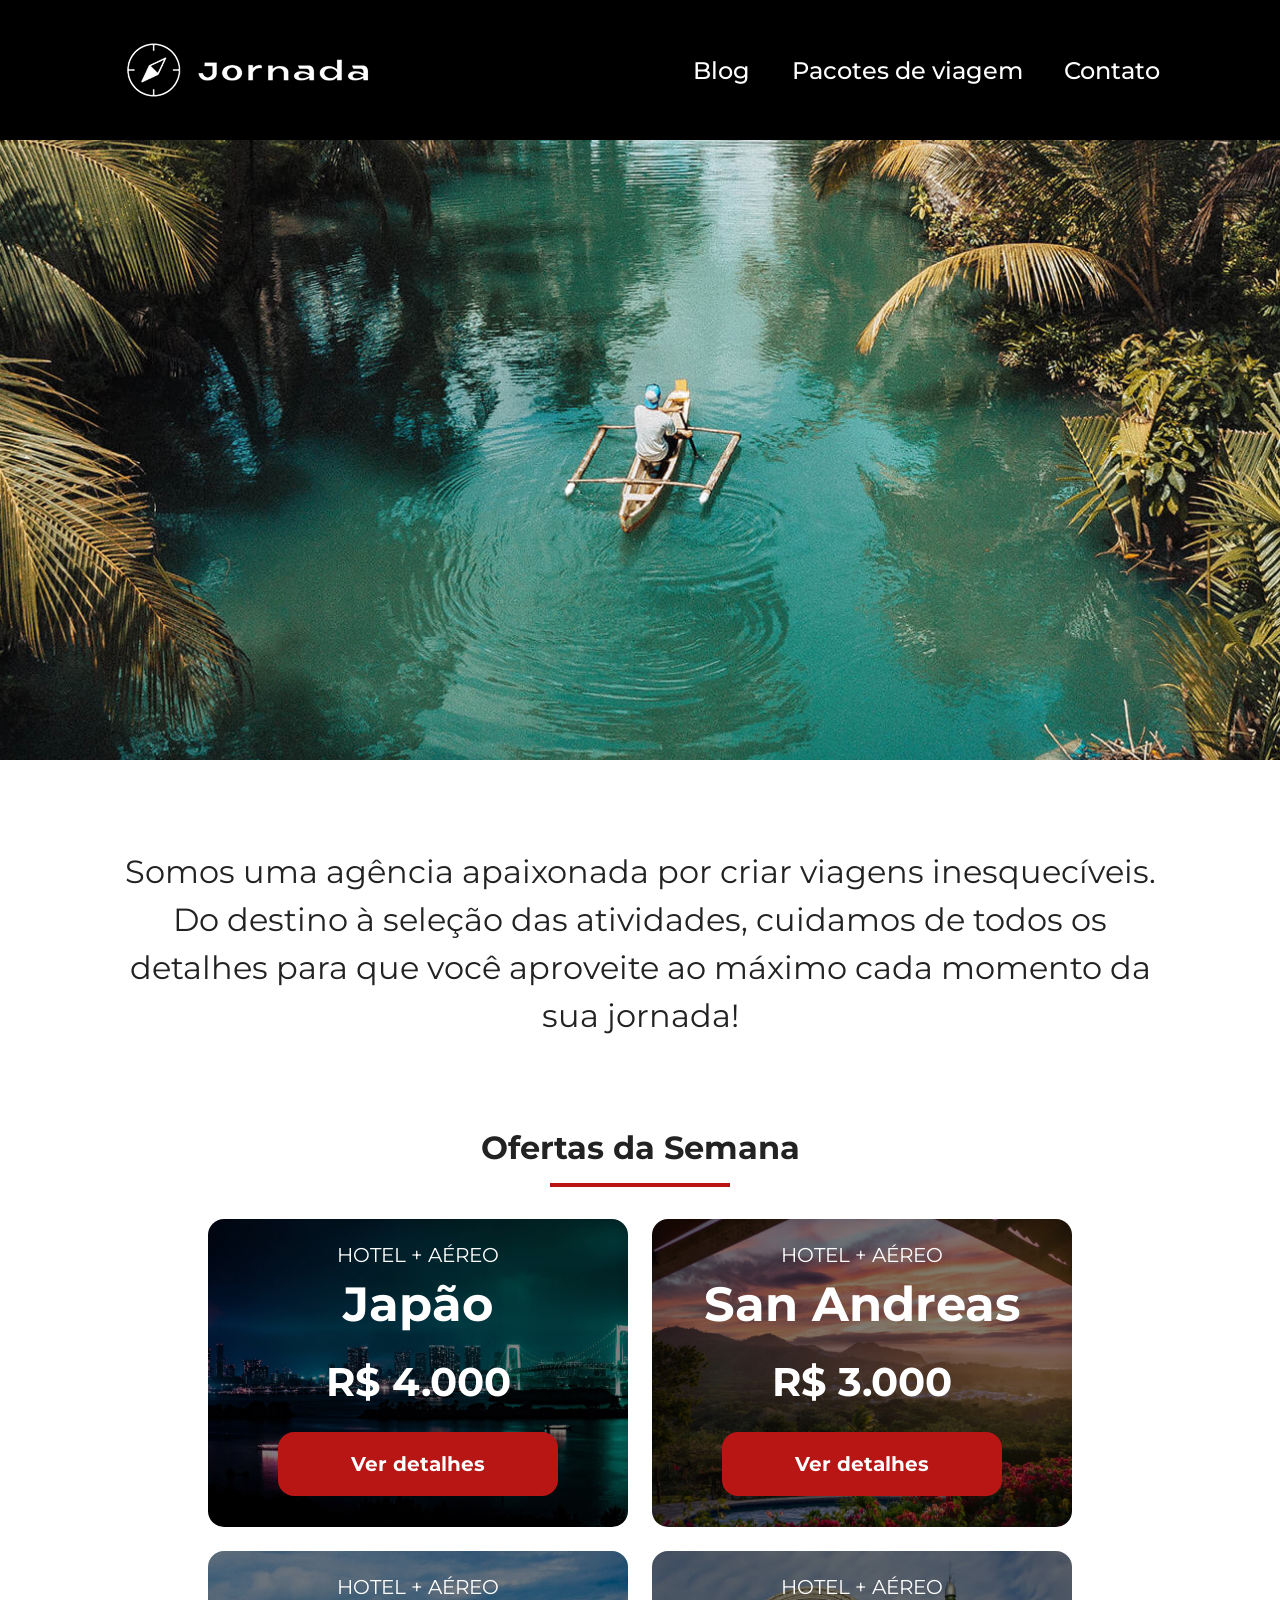
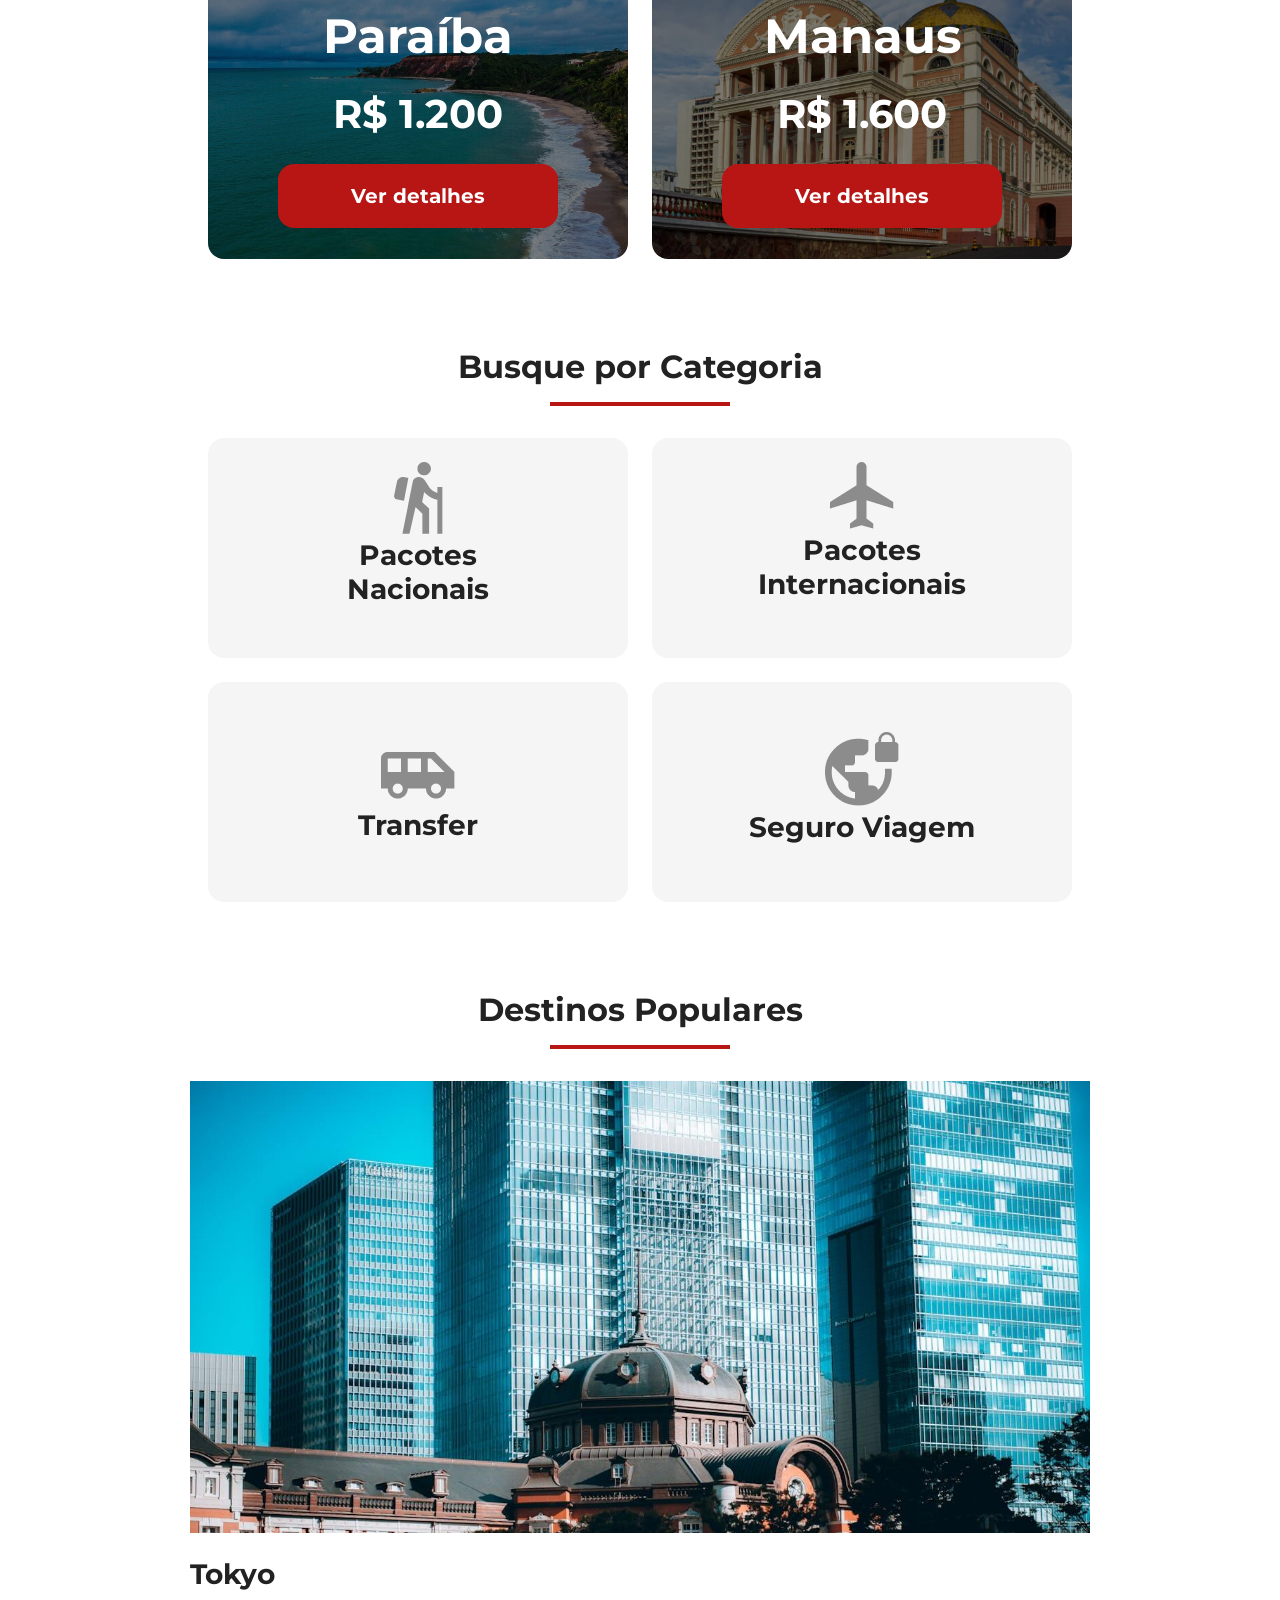
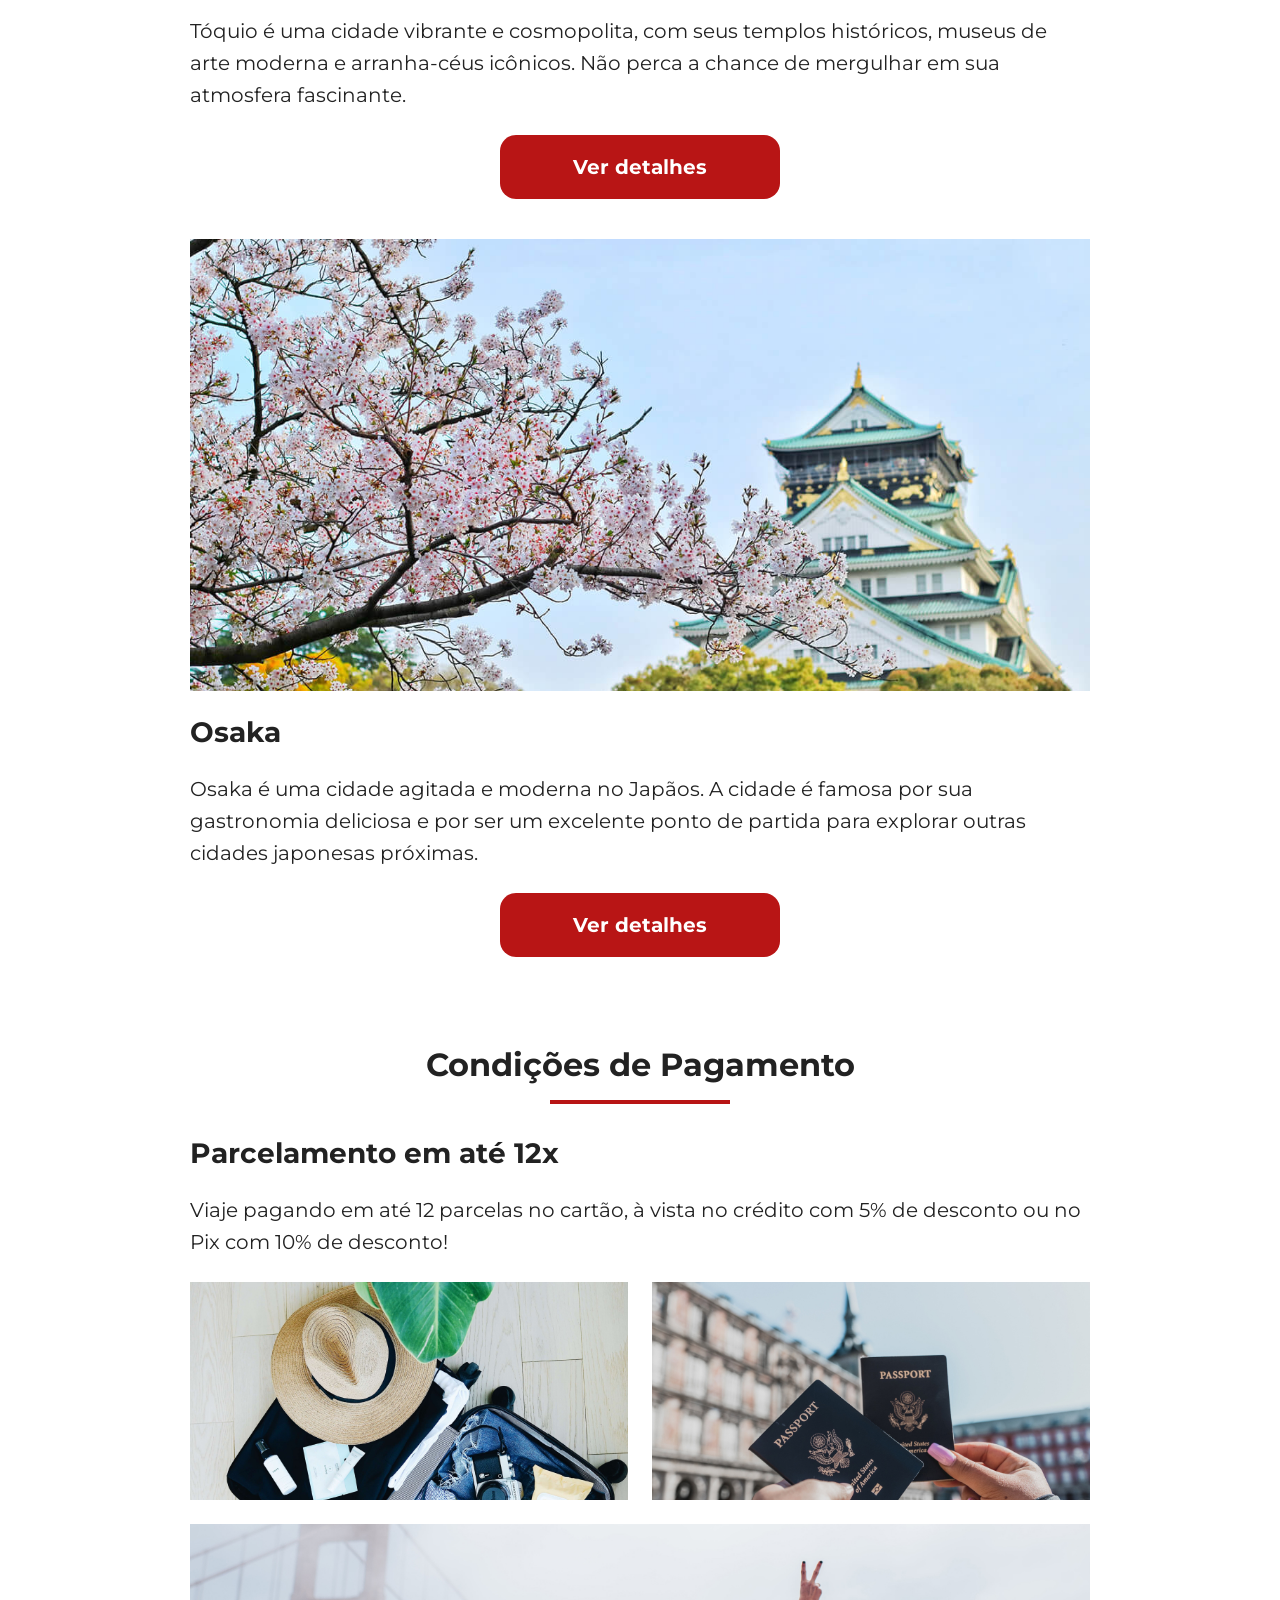
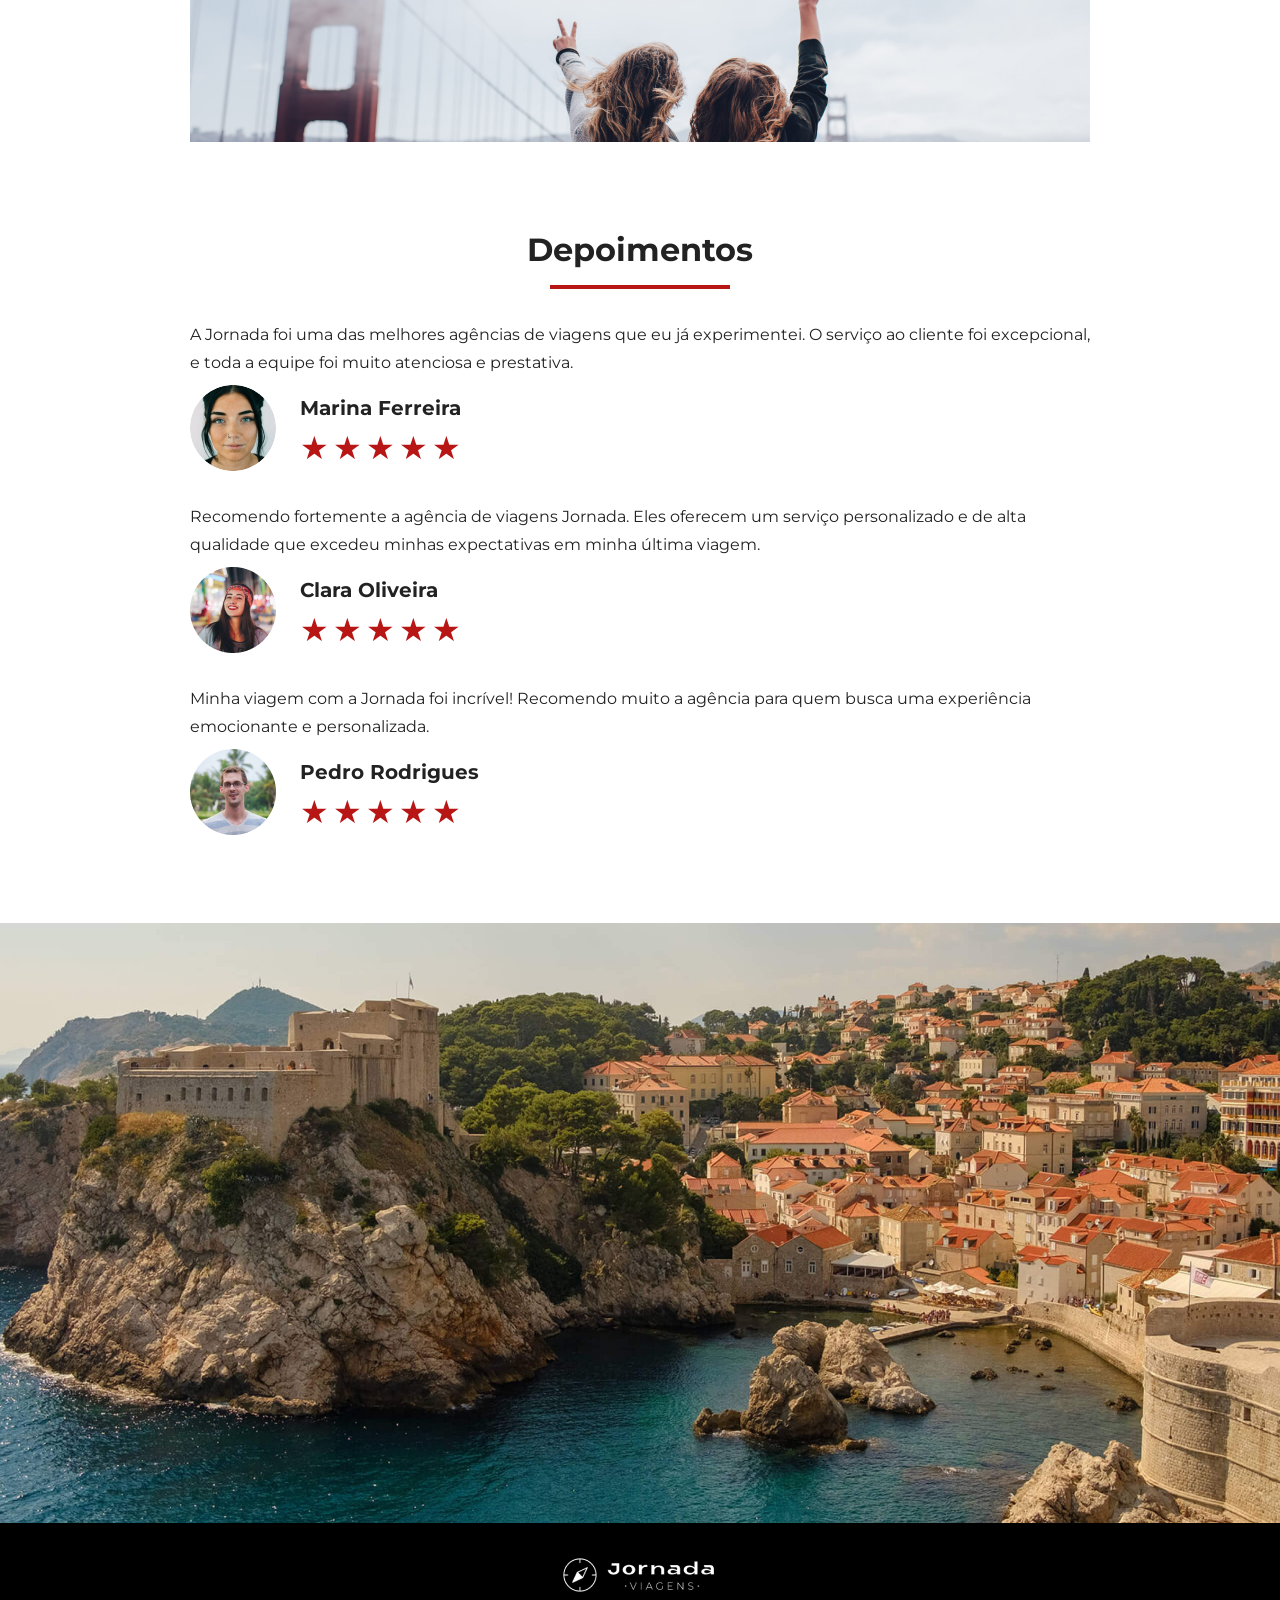
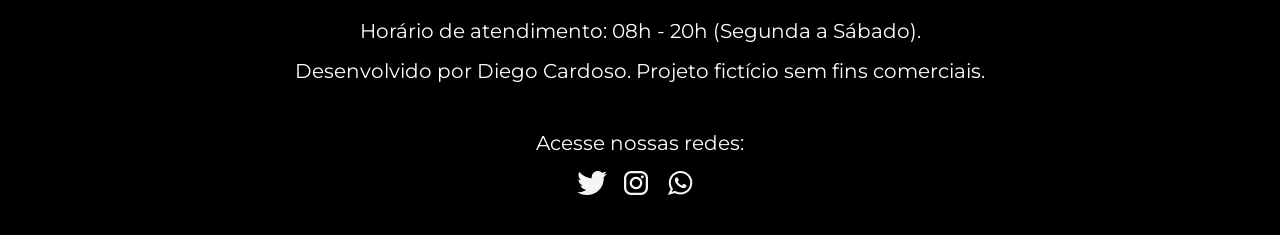
<file: index.html>
<!doctype html>
<html lang="pt-br">
  <head>
    <meta charset="UTF-8" />
    <meta name="viewport" content="width=device-width, initial-scale=1.0" />
    <meta
      name="description"
      content="Jornada Viagens, uma agência apaixonada por criar viagens inesquecíveis"
    />
    <meta name="og: title" content="Jornada Viagens" />
    <meta
      name="og: description"
      content="Uma agência apaixonada por criar viagens inesquecíveis"
    />
    <meta
      name="og: image"
      content="https://diegofc2002.github.io/jornada-viagens/img/logo-jornada-footer"
    />
    <meta name="og: type" content="Website" />
    <meta
      name="og: url"
      content="https://diegofc2002.github.io/jornada-viagens"
    />
    <link rel="icon" href="favicon-jornada-branco.svg" type="image/svg+xml" />
    <link rel="stylesheet" href="css/style.css" />
    <title>Jornada Viagens</title>
  </head>
  <body>
    <header class="main-header">
      <a href="index.html" title="Voltar para a página inicial" class="logo">
        <img
          class="img-mobile"
          src="img/logo-jornada-branco.png"
          alt="Logo em formato de bússola da Jornada Viagens na cor branca"
        />
        <img
          class="img-desktop"
          src="img/logo-desktop-header-branco.png"
          alt="Logo da Jornada Viagens na cor branca"
        />
      </a>

      <div class="navigation-menu">
        <label for="menu">
          <img src="img/menu-celular.png" alt="Menu" />
        </label>
        <input type="checkbox" id="menu" hidden />
        <nav>
          <ul class="list-links">
            <li>
              <a href="blog.html" title="Acessar Blog">Blog</a>
            </li>
            <li>
              <a href="travel-packages.html" title="Acessar Pacotes de viagem"
                >Pacotes de viagem</a
              >
            </li>
            <li>
              <a href="contact.html" title="Acessar contato">Contato</a>
            </li>
          </ul>
        </nav>
      </div>
    </header>

    <section class="hero">
      <div class="hero-img"></div>
      <h2>
        Somos uma agência apaixonada por criar viagens inesquecíveis. Do destino
        à seleção das atividades, cuidamos de todos os detalhes para que você
        aproveite ao máximo cada momento da sua jornada!
      </h2>
    </section>

    <section class="offers">
      <div class="section-title">
        <h2>Ofertas da Semana</h2>
        <hr />
      </div>
      <div class="offers-cards">
        <article class="card japan">
          <header>
            <p>HOTEL + AÉREO</p>
            <h3>
              Japão <br />
              <span>R$ 4.000</span>
            </h3>
          </header>
          <footer>
            <a href="#" class="button">Ver detalhes</a>
          </footer>
        </article>

        <article class="card san-andreas">
          <header>
            <p>HOTEL + AÉREO</p>
            <h3>
              San Andreas <br />
              <span>R$ 3.000</span>
            </h3>
          </header>
          <footer>
            <a href="#" class="button">Ver detalhes</a>
          </footer>
        </article>

        <article class="card paraiba">
          <header>
            <p>HOTEL + AÉREO</p>
            <h3>
              Paraíba <br />
              <span>R$ 1.200</span>
            </h3>
          </header>
          <footer>
            <a href="#" class="button">Ver detalhes</a>
          </footer>
        </article>

        <article class="card manaus">
          <header>
            <p>HOTEL + AÉREO</p>
            <h3>
              Manaus <br />
              <span>R$ 1.600</span>
            </h3>
          </header>
          <footer>
            <a href="#" class="button">Ver detalhes</a>
          </footer>
        </article>
      </div>
    </section>

    <section class="categories">
      <div class="section-title">
        <h2>Busque por Categoria</h2>
        <hr />
      </div>
      <div class="categories-cards">
        <a
          class="card"
          href="#"
          target="_blank"
          title="Busque por Pacotes Nacionais"
        >
          <img
            src="img/icone-pacotes-nacionais.png"
            alt="ícone cinza de uma pessoa caminhando com mochila de trilha e um bastão de apoio"
          />
          <h3 class="content-title">
            Pacotes <br />
            Nacionais
          </h3>
        </a>

        <a
          class="card"
          href="#"
          target="_blank"
          title="Busque por Pacotes Internacionais"
        >
          <img
            src="img/icone-pacotes-internacionais.png"
            alt="ícone cinza de um avião visto de cima"
          />
          <h3 class="content-title">
            Pacotes <br />
            Internacionais
          </h3>
        </a>

        <a
          class="card single-line transfer"
          href="#"
          target="_blank"
          title="Busque por Transfer"
        >
          <img
            src="img/icone-transfer.png"
            alt="ícone cinza de uma van de transporte de passageiros"
          />
          <h3 class="content-title">Transfer</h3>
        </a>

        <a
          class="card single-line"
          href="#"
          target="_blank"
          title="Busque por Seguro Viagem"
        >
          <img
            src="img/icone-seguro-viagem.png"
            alt="ícone cinza do globo terrestre com um cadeado no topo"
          />
          <h3 class="content-title">Seguro Viagem</h3>
        </a>
      </div>
    </section>

    <section class="destinations">
      <div class="section-title">
        <h2>Destinos Populares</h2>
        <hr />
      </div>
      <div class="destinations-items">
        <article class="item tokyo">
          <header>
            <div class="img-item"></div>
            <h3>Tokyo</h3>
          </header>
          <p>
            Tóquio é uma cidade vibrante e cosmopolita, com seus templos
            históricos, museus de arte moderna e arranha-céus icônicos. Não
            perca a chance de mergulhar em sua atmosfera fascinante.
          </p>
          <footer>
            <a
              href=""
              class="button"
              target="_blank"
              title="Veja mais detalhes sobre Tokyo"
              >Ver detalhes</a
            >
          </footer>
        </article>

        <article class="item osaka">
          <header>
            <div class="img-item"></div>
            <h3>Osaka</h3>
          </header>
          <p>
            Osaka é uma cidade agitada e moderna no Japãos. A cidade é famosa
            por sua gastronomia deliciosa e por ser um excelente ponto de
            partida para explorar outras cidades japonesas próximas.
          </p>
          <footer>
            <a
              href=""
              class="button"
              target="_blank"
              title="Veja mais detalhes sobre Osaka"
              >Ver detalhes</a
            >
          </footer>
        </article>
      </div>
    </section>

    <section class="payments">
      <div class="section-title">
        <h2>Condições de Pagamento</h2>
        <hr />
      </div>
      <div class="content-container">
        <div class="text-content">
          <h3 class="content-title">Parcelamento em até 12x</h3>
          <p class="content-text">
            Viaje pagando em até 12 parcelas no cartão, à vista no crédito com
            5% de desconto ou no Pix com 10% de desconto!
          </p>
        </div>
        <div class="image-content">
          <div class="image suitcase"></div>
          <div class="image passport"></div>
          <div class="image people"></div>
        </div>
      </div>
    </section>

    <section class="testimonials">
      <div class="section-title">
        <h2>Depoimentos</h2>
        <hr />
      </div>
      <div class="testimonial-container">
        <article>
          <header>
            <p>
              A Jornada foi uma das melhores agências de viagens que eu já
              experimentei. O serviço ao cliente foi excepcional, e toda a
              equipe foi muito atenciosa e prestativa.
            </p>
          </header>
          <footer>
            <img
              src="img/client-1.png"
              alt="Imagem de perfil da cliente Marina Ferreira"
            />
            <div class="profile-content">
              <h3>Marina Ferreira</h3>
              <div class="rating">
                <span class="star">★</span>
                <span class="star">★</span>
                <span class="star">★</span>
                <span class="star">★</span>
                <span class="star">★</span>
              </div>
            </div>
          </footer>
        </article>

        <article>
          <header>
            <p>
              Recomendo fortemente a agência de viagens Jornada. Eles oferecem
              um serviço personalizado e de alta qualidade que excedeu minhas
              expectativas em minha última viagem.
            </p>
          </header>
          <footer>
            <img
              src="img/client-2.png"
              alt="Imagem de perfil da cliente Clara Oliveira"
            />
            <div class="profile-content">
              <h3>Clara Oliveira</h3>
              <div class="rating">
                <span class="star">★</span>
                <span class="star">★</span>
                <span class="star">★</span>
                <span class="star">★</span>
                <span class="star">★</span>
              </div>
            </div>
          </footer>
        </article>

        <article>
          <header>
            <p>
              Minha viagem com a Jornada foi incrível! Recomendo muito a agência
              para quem busca uma experiência emocionante e personalizada.
            </p>
          </header>
          <footer>
            <img
              src="img/client-3.png"
              alt="Imagem de perfil do cliente Pedro Rodrigues"
            />
            <div class="profile-content">
              <h3>Pedro Rodrigues</h3>
              <div class="rating">
                <span class="star">★</span>
                <span class="star">★</span>
                <span class="star">★</span>
                <span class="star">★</span>
                <span class="star">★</span>
              </div>
            </div>
          </footer>
        </article>
      </div>
    </section>

    <section class="bottom-hero">
      <div class="hero-img"></div>
    </section>

    <footer class="main-footer">
      <div class="footer-content">
        <img
          src="img/logo-jornada-footer.png"
          alt="Logo da empresa Jornada Viagens"
        />
        <p>Horário de atendimento: 08h - 20h (Segunda a Sábado).</p>
        <p>
          Desenvolvido por Diego Cardoso. Projeto fictício sem fins comerciais.
        </p>
      </div>
      <div class="footer-social">
        <p>Acesse nossas redes:</p>

        <a
          href="#"
          target="_blank"
          title="Acesse o Twitter da Jornada Viagens"
          class="logo-social-media"
        >
          <img
            src="img/logo-twitter.png"
            alt="Ícone do Twitter na cor branca"
          />
        </a>

        <a
          href="#"
          target="_blank"
          title="Acesse o Instagram da Jornada Viagens"
          class="logo-social-media"
        >
          <img
            src="img/logo-instagram.png"
            alt="Ícone do Instagram na cor branca"
          />
        </a>

        <a
          href="#"
          target="_blank"
          title="Acesse o WhatsApp da Jornada Viagens"
          class="logo-social-media"
        >
          <img
            src="img/logo-whatsapp.png"
            alt="Ícone do WhatsApp na cor branca"
          />
        </a>
      </div>
    </footer>
  </body>
</html>
</file>
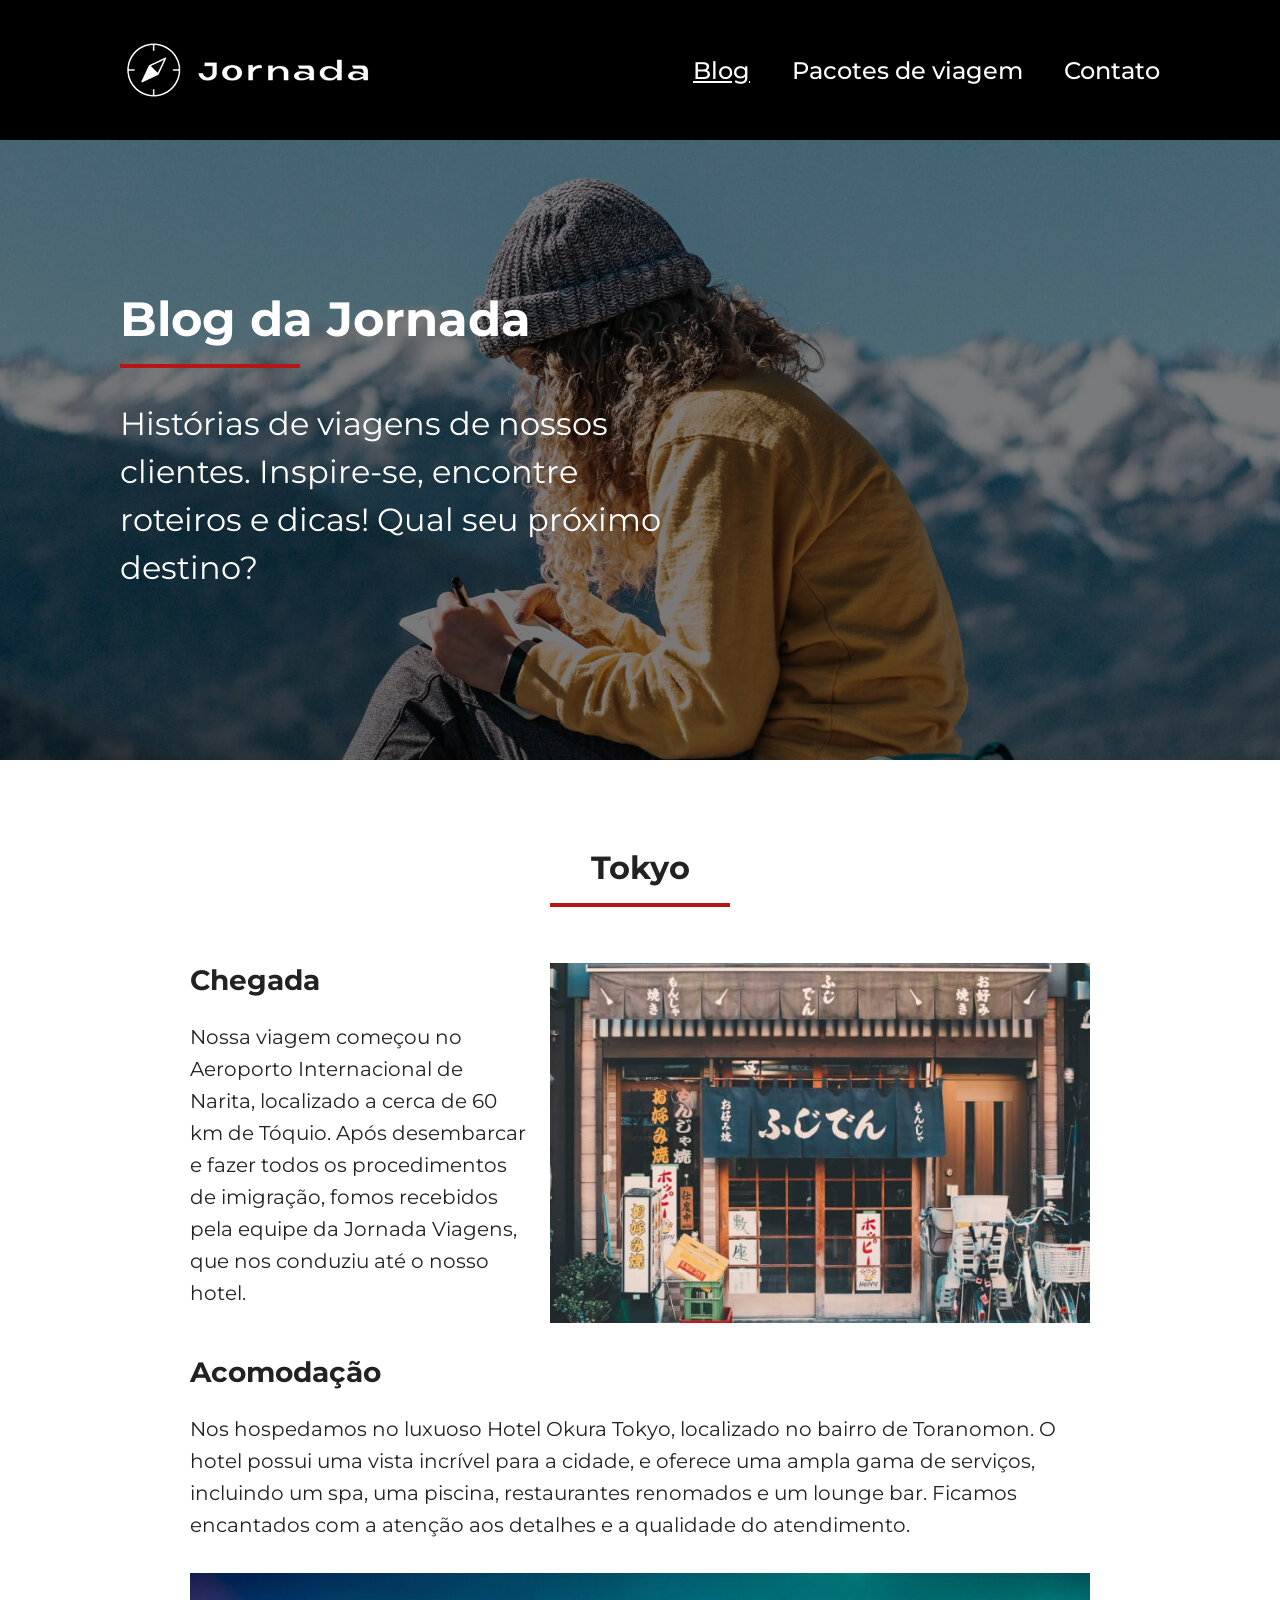
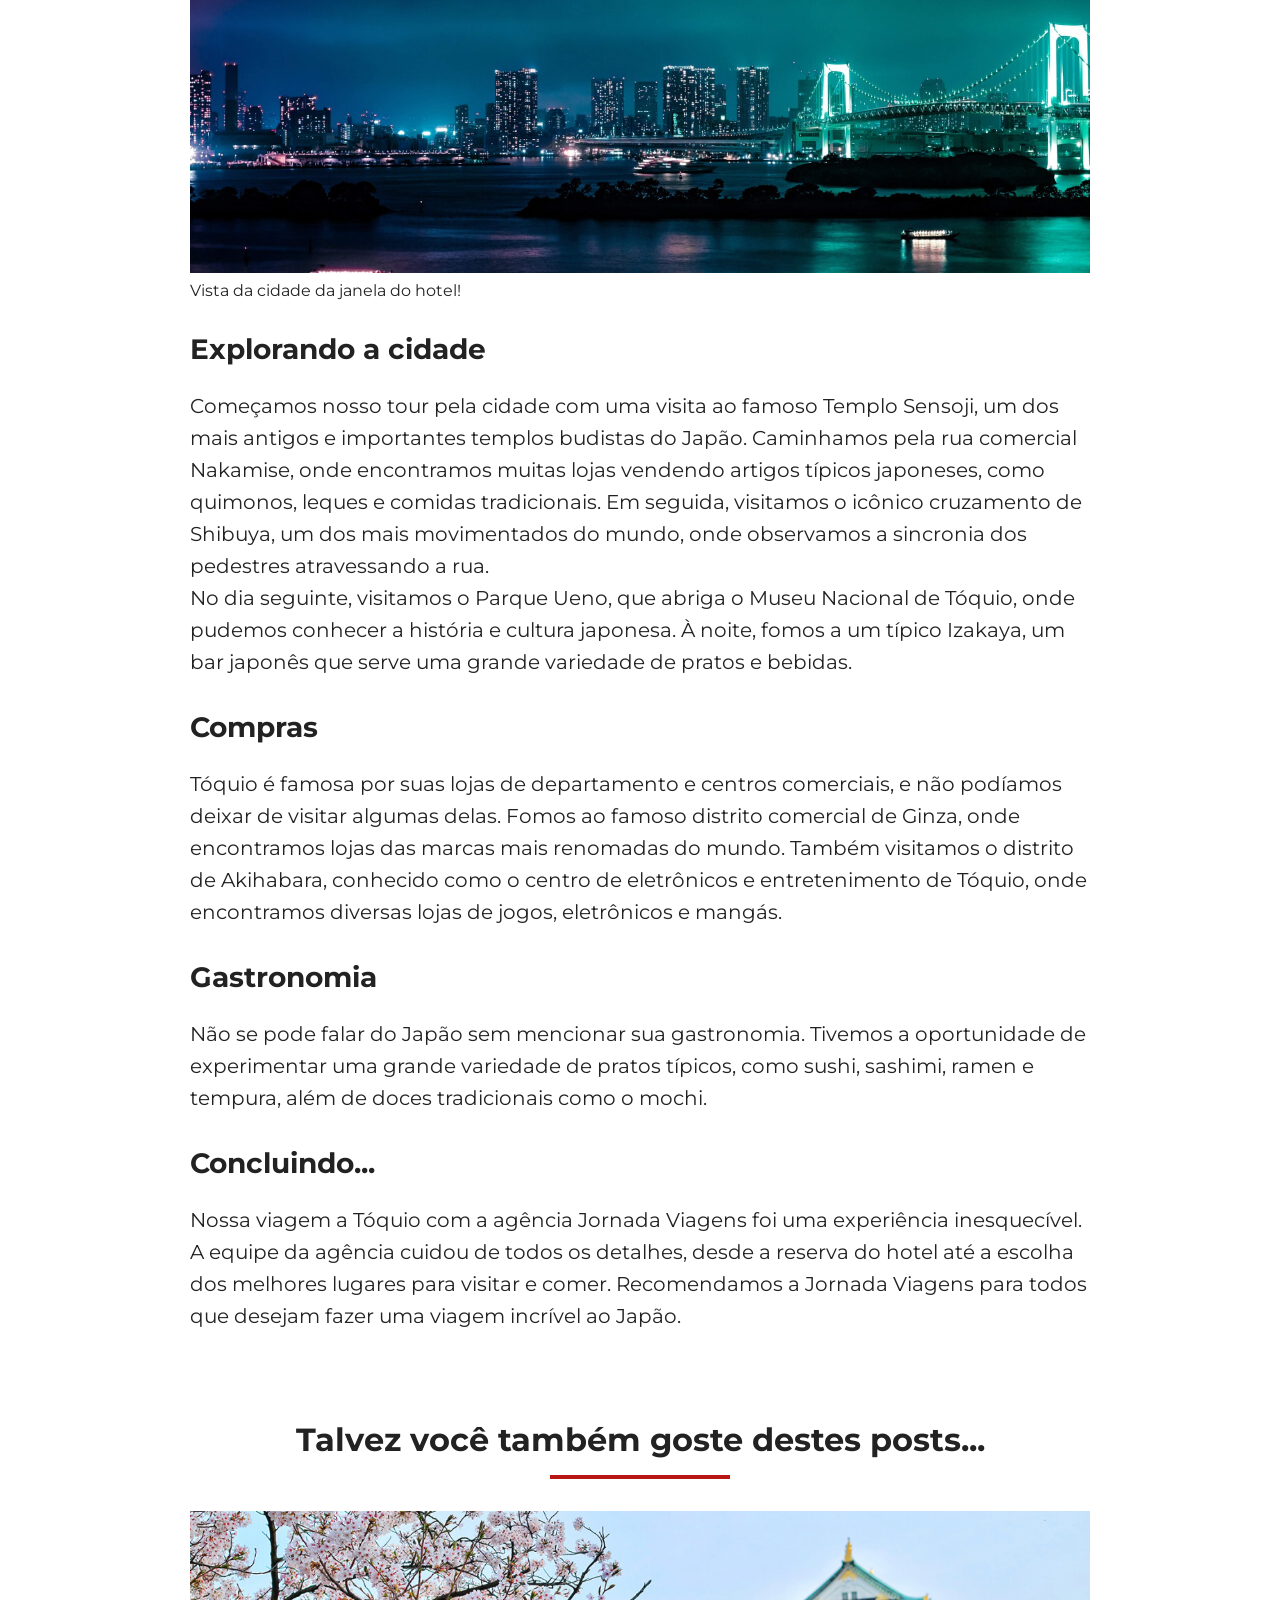
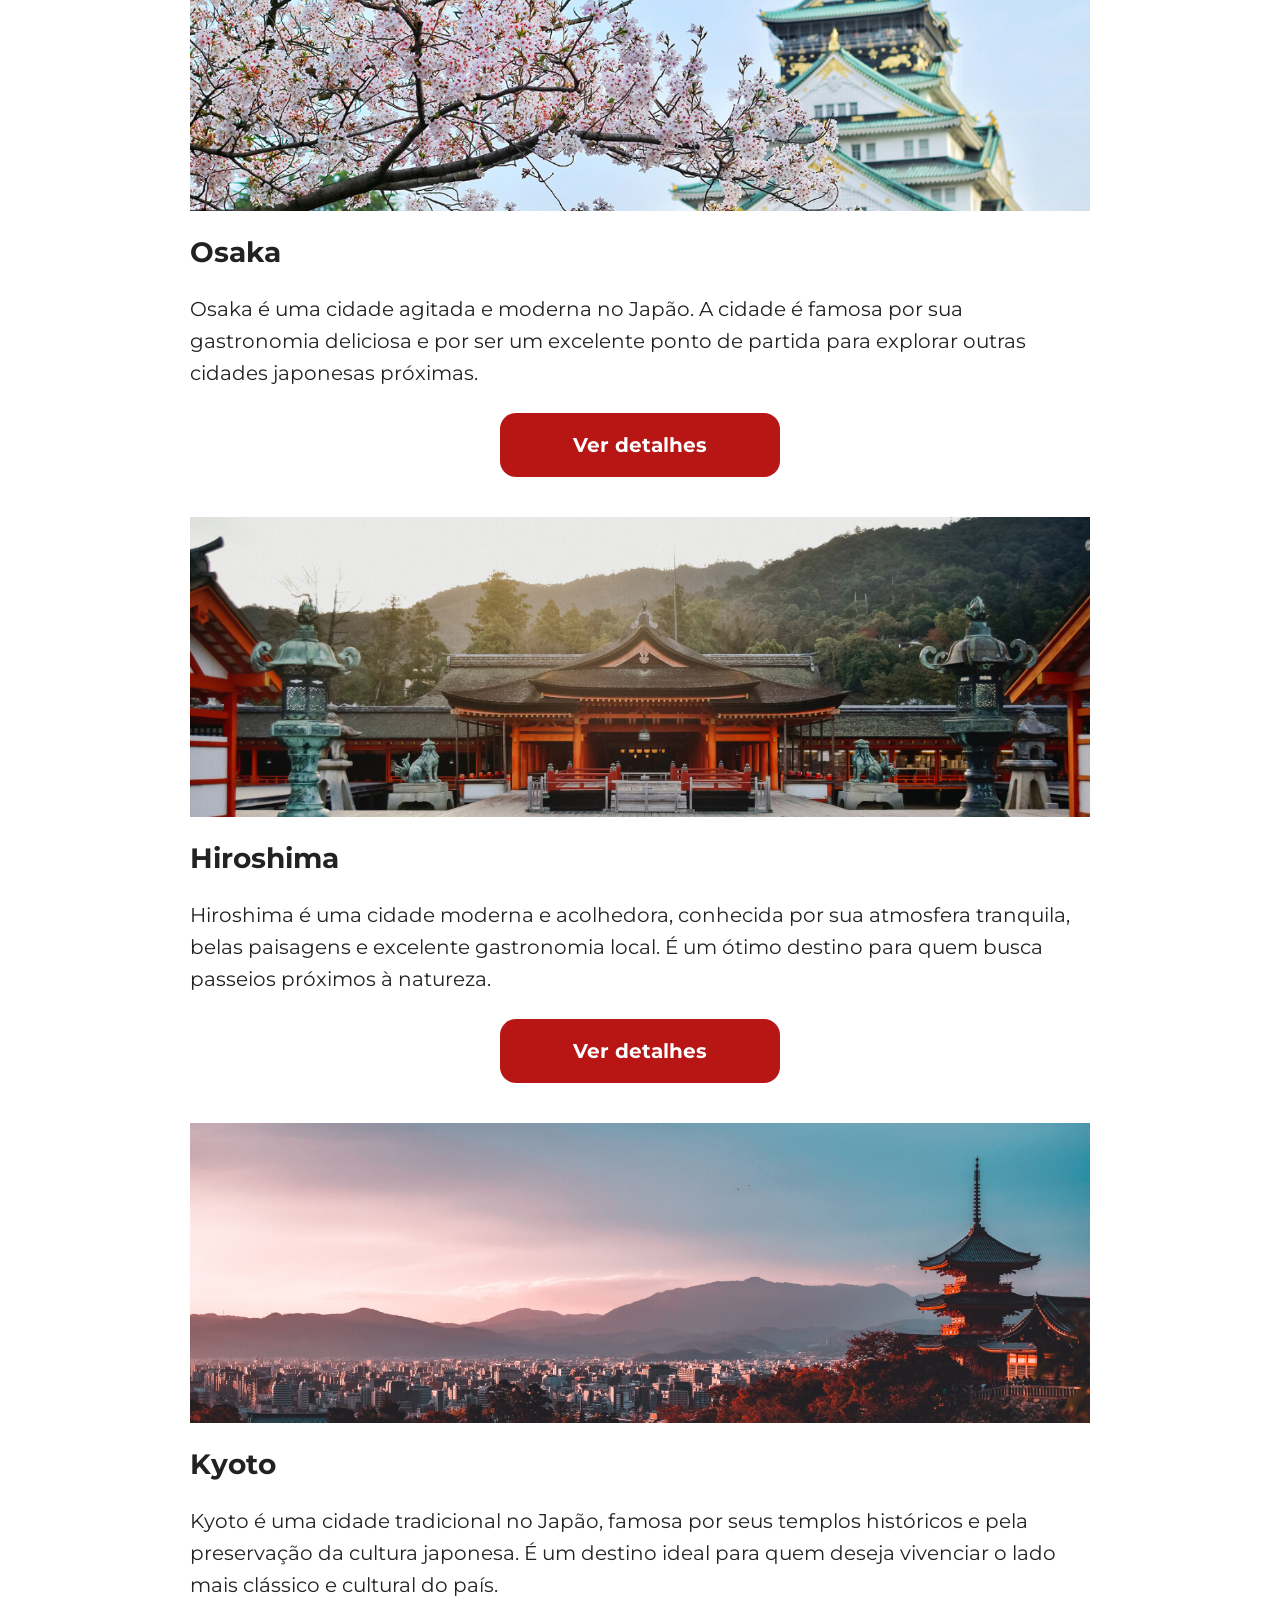
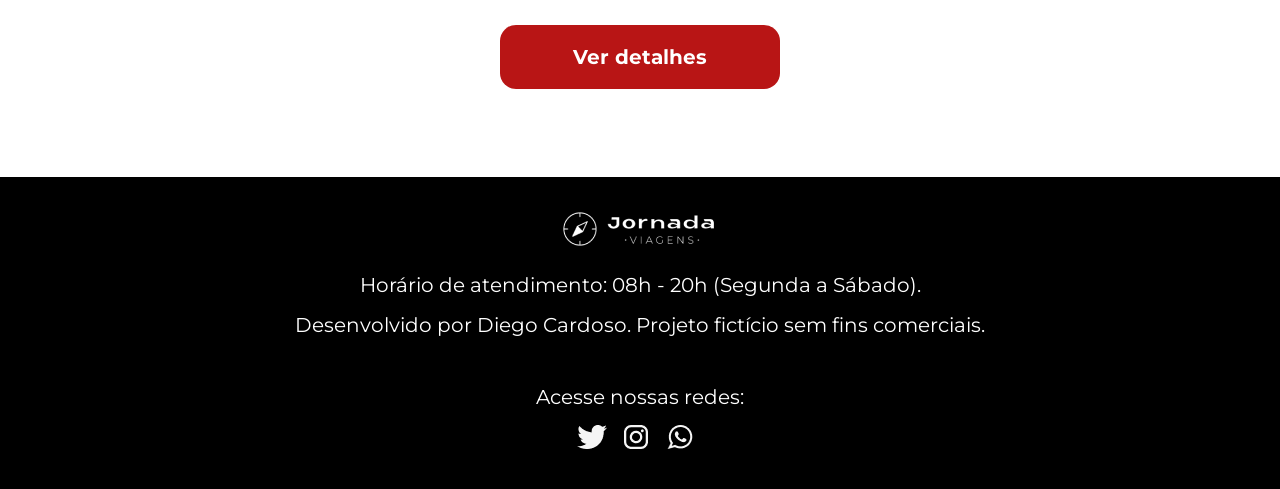
<file: blog.html>
<!doctype html>
<html lang="pt-br">
  <head>
    <meta charset="UTF-8" />
    <meta name="viewport" content="width=device-width, initial-scale=1.0" />
    <link rel="icon" href="favicon-jornada-branco.svg" type="image/svg+xml" />
    <link rel="stylesheet" href="css/style.css" />
    <title>Blog da Jornada</title>
  </head>
  <body>
    <header class="main-header">
      <a href="index.html" title="Voltar para a página inicial" class="logo">
        <img
          class="img-mobile"
          src="img/logo-jornada-branco.png"
          alt="Logo em formato de bússola da Jornada Viagens na cor branca"
        />
        <img
          class="img-desktop"
          src="img/logo-desktop-header-branco.png"
          alt="Logo da Jornada Viagens na cor branca"
        />
      </a>

      <div class="navigation-menu">
        <label for="menu">
          <img src="img/menu-celular.png" alt="Menu" />
        </label>
        <input type="checkbox" id="menu" hidden />
        <nav>
          <ul class="list-links">
            <li>
              <a class="active" href="blog.html" title="Acessar Blog">Blog</a>
            </li>
            <li>
              <a href="travel-packages.html" title="Acessar Pacotes de viagem"
                >Pacotes de viagem</a
              >
            </li>
            <li>
              <a href="contact.html" title="Acessar contato">Contato</a>
            </li>
          </ul>
        </nav>
      </div>
    </header>

    <section class="blog hero">
      <div class="hero-img">
        <div class="hero-content">
          <h1>Blog da Jornada</h1>
          <hr />
          <p>
            Histórias de viagens de nossos clientes. Inspire-se, encontre
            roteiros e dicas! Qual seu próximo destino?
          </p>
        </div>
      </div>
    </section>

    <section class="section-tokyo">
      <div class="section-title">
        <h2>Tokyo</h2>
        <hr />
      </div>

      <article>
        <div class="content-tokyo arrival">
          <div class="text-arrival">
            <h3>Chegada</h3>
            <p>
              Nossa viagem começou no Aeroporto Internacional de Narita,
              localizado a cerca de 60 km de Tóquio. Após desembarcar e fazer
              todos os procedimentos de imigração, fomos recebidos pela equipe
              da Jornada Viagens, que nos conduziu até o nosso hotel.
            </p>
          </div>
          <div class="image-tokyo-arrival"></div>
        </div>

        <div class="content-tokyo accommodation">
          <h3>Acomodação</h3>
          <p>
            Nos hospedamos no luxuoso Hotel Okura Tokyo, localizado no bairro de
            Toranomon. O hotel possui uma vista incrível para a cidade, e
            oferece uma ampla gama de serviços, incluindo um spa, uma piscina,
            restaurantes renomados e um lounge bar. Ficamos encantados com a
            atenção aos detalhes e a qualidade do atendimento.
          </p>
          <div class="image-tokyo-accommodation"></div>
          <figcaption class="tokyo-description">
            Vista da cidade da janela do hotel!
          </figcaption>
        </div>

        <div class="content-tokyo exploring-city">
          <h3>Explorando a cidade</h3>
          <p>
            Começamos nosso tour pela cidade com uma visita ao famoso Templo
            Sensoji, um dos mais antigos e importantes templos budistas do
            Japão. Caminhamos pela rua comercial Nakamise, onde encontramos
            muitas lojas vendendo artigos típicos japoneses, como quimonos,
            leques e comidas tradicionais. Em seguida, visitamos o icônico
            cruzamento de Shibuya, um dos mais movimentados do mundo, onde
            observamos a sincronia dos pedestres atravessando a rua. <br />
            No dia seguinte, visitamos o Parque Ueno, que abriga o Museu
            Nacional de Tóquio, onde pudemos conhecer a história e cultura
            japonesa. À noite, fomos a um típico Izakaya, um bar japonês que
            serve uma grande variedade de pratos e bebidas.
          </p>
        </div>

        <div class="content-tokyo shopping">
          <h3>Compras</h3>
          <p>
            Tóquio é famosa por suas lojas de departamento e centros comerciais,
            e não podíamos deixar de visitar algumas delas. Fomos ao famoso
            distrito comercial de Ginza, onde encontramos lojas das marcas mais
            renomadas do mundo. Também visitamos o distrito de Akihabara,
            conhecido como o centro de eletrônicos e entretenimento de Tóquio,
            onde encontramos diversas lojas de jogos, eletrônicos e mangás.
          </p>
        </div>

        <div class="content-tokyo gastronomy">
          <h3>Gastronomia</h3>
          <p>
            Não se pode falar do Japão sem mencionar sua gastronomia. Tivemos a
            oportunidade de experimentar uma grande variedade de pratos típicos,
            como sushi, sashimi, ramen e tempura, além de doces tradicionais
            como o mochi.
          </p>
        </div>

        <div class="content-tokyo finishing">
          <h3>Concluindo...</h3>
          <p>
            Nossa viagem a Tóquio com a agência Jornada Viagens foi uma
            experiência inesquecível. A equipe da agência cuidou de todos os
            detalhes, desde a reserva do hotel até a escolha dos melhores
            lugares para visitar e comer. Recomendamos a Jornada Viagens para
            todos que desejam fazer uma viagem incrível ao Japão.
          </p>
        </div>
      </article>
    </section>

    <section class="blog destinations">
      <div class="section-title">
        <h2>Talvez você também goste destes posts...</h2>
        <hr />
      </div>
      <div class="destinations-items">
        <article class="item osaka">
          <header>
            <div class="img-item"></div>
            <h3>Osaka</h3>
          </header>
          <p>
            Osaka é uma cidade agitada e moderna no Japão. A cidade é famosa por
            sua gastronomia deliciosa e por ser um excelente ponto de partida
            para explorar outras cidades japonesas próximas.
          </p>
          <footer>
            <a
              href=""
              class="button"
              target="_blank"
              title="Veja mais detalhes sobre Osaka"
              >Ver detalhes</a
            >
          </footer>
        </article>

        <article class="item hiroshima">
          <header>
            <div class="img-item"></div>
            <h3>Hiroshima</h3>
          </header>
          <p>
            Hiroshima é uma cidade moderna e acolhedora, conhecida por sua
            atmosfera tranquila, belas paisagens e excelente gastronomia local.
            É um ótimo destino para quem busca passeios próximos à natureza.
          </p>
          <footer>
            <a
              href=""
              class="button"
              target="_blank"
              title="Veja mais detalhes sobre Hiroshima"
              >Ver detalhes</a
            >
          </footer>
        </article>

        <article class="item kyoto">
          <header>
            <div class="img-item"></div>
            <h3>Kyoto</h3>
          </header>
          <p>
            Kyoto é uma cidade tradicional no Japão, famosa por seus templos
            históricos e pela preservação da cultura japonesa. É um destino
            ideal para quem deseja vivenciar o lado mais clássico e cultural do
            país.
          </p>
          <footer>
            <a
              href=""
              class="button"
              target="_blank"
              title="Veja mais detalhes sobre Kyoto"
              >Ver detalhes</a
            >
          </footer>
        </article>
      </div>
    </section>

    <footer class="main-footer">
      <div class="footer-content">
        <img
          src="img/logo-jornada-footer.png"
          alt="Logo da empresa Jornada Viagens"
        />
        <p>Horário de atendimento: 08h - 20h (Segunda a Sábado).</p>
        <p>
          Desenvolvido por Diego Cardoso. Projeto fictício sem fins comerciais.
        </p>
      </div>
      <div class="footer-social">
        <p>Acesse nossas redes:</p>

        <a
          href="#"
          target="_blank"
          title="Acesse o Twitter da Jornada Viagens"
          class="logo-social-media"
        >
          <img
            src="img/logo-twitter.png"
            alt="Ícone do Twitter na cor branca"
          />
        </a>

        <a
          href="#"
          target="_blank"
          title="Acesse o Instagram da Jornada Viagens"
          class="logo-social-media"
        >
          <img
            src="img/logo-instagram.png"
            alt="Ícone do Instagram na cor branca"
          />
        </a>

        <a
          href="#"
          target="_blank"
          title="Acesse o WhatsApp da Jornada Viagens"
          class="logo-social-media"
        >
          <img
            src="img/logo-whatsapp.png"
            alt="Ícone do WhatsApp na cor branca"
          />
        </a>
      </div>
    </footer>
  </body>
</html>
</file>
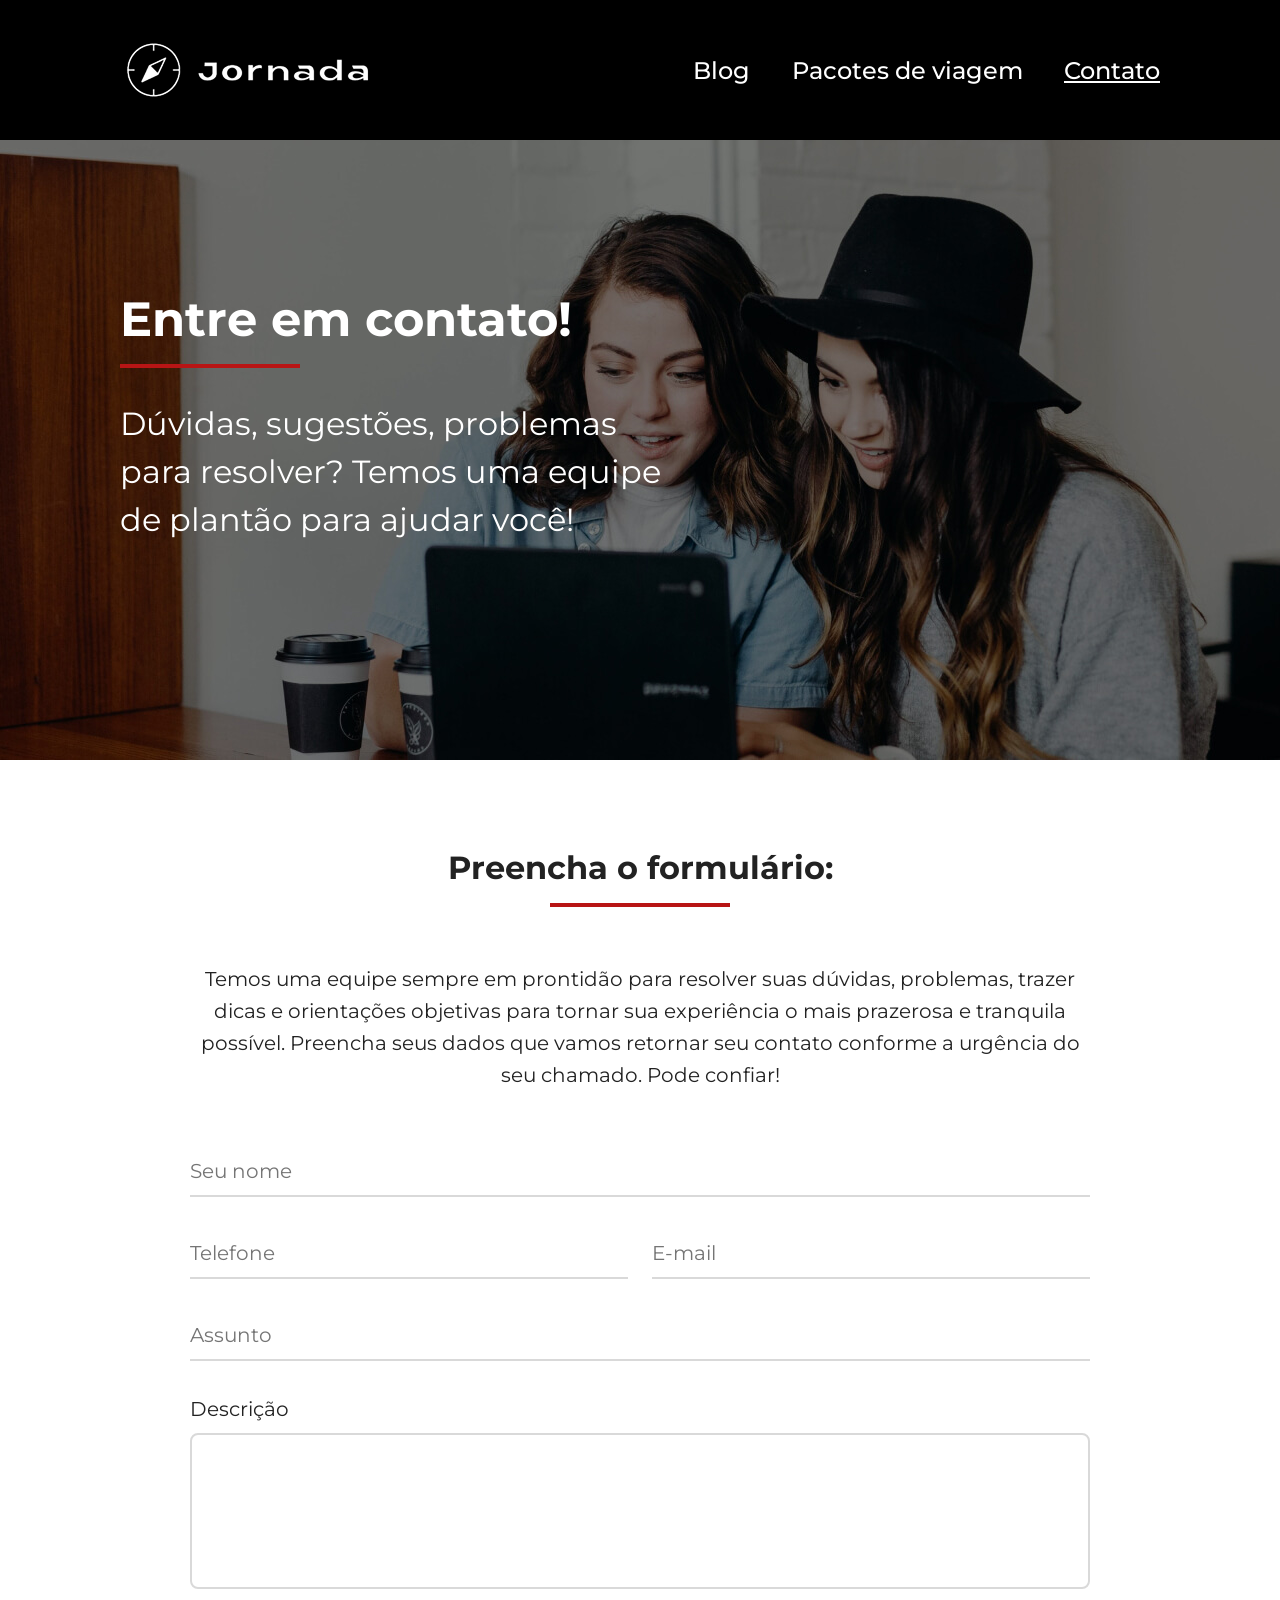
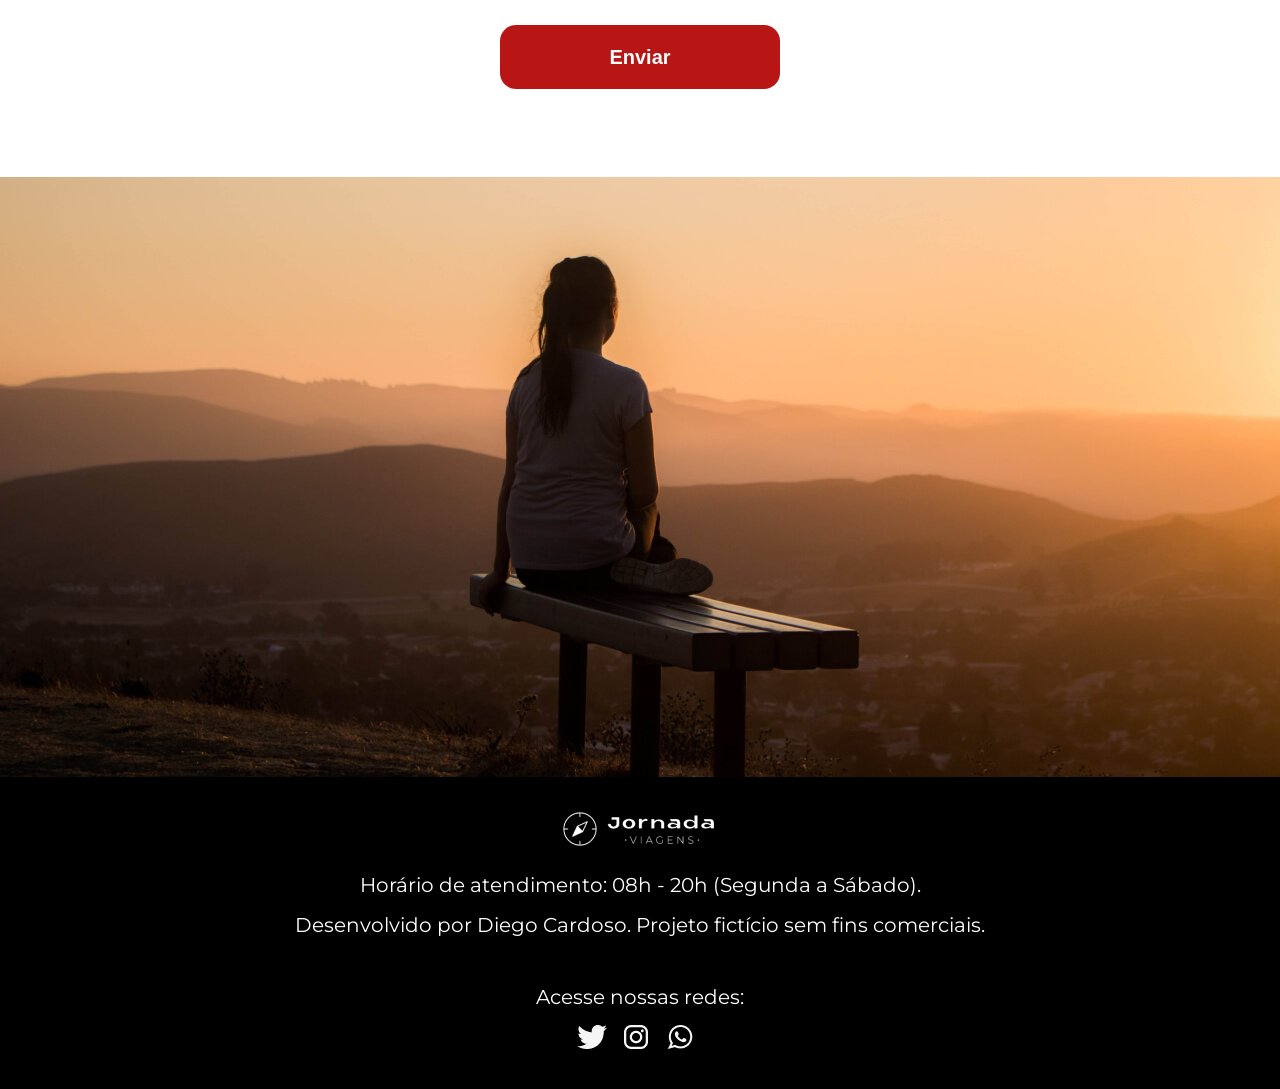
<file: contact.html>
<!doctype html>
<html lang="pt-br">
  <head>
    <meta charset="UTF-8" />
    <meta name="viewport" content="width=device-width, initial-scale=1.0" />
    <link rel="icon" href="favicon-jornada-branco.svg" type="image/svg+xml" />
    <link rel="stylesheet" href="css/style.css" />
    <title>Contato</title>
  </head>
  <body>
    <header class="main-header">
      <a href="index.html" title="Voltar para a página inicial" class="logo">
        <img
          class="img-mobile"
          src="img/logo-jornada-branco.png"
          alt="Logo em formato de bússola da Jornada Viagens na cor branca"
        />
        <img
          class="img-desktop"
          src="img/logo-desktop-header-branco.png"
          alt="Logo da Jornada Viagens na cor branca"
        />
      </a>

      <div class="navigation-menu">
        <label for="menu">
          <img src="img/menu-celular.png" alt="Menu" />
        </label>
        <input type="checkbox" id="menu" hidden />
        <nav>
          <ul class="list-links">
            <li>
              <a href="blog.html" title="Acessar Blog">Blog</a>
            </li>
            <li>
              <a href="travel-packages.html" title="Acessar Pacotes de viagem"
                >Pacotes de viagem</a
              >
            </li>
            <li>
              <a class="active" href="contact.html" title="Acessar contato"
                >Contato</a
              >
            </li>
          </ul>
        </nav>
      </div>
    </header>

    <section class="contact hero">
      <div class="hero-img">
        <div class="hero-content">
          <h1>Entre em contato!</h1>
          <hr />
          <p>
            Dúvidas, sugestões, problemas para resolver? Temos uma equipe de
            plantão para ajudar você!
          </p>
        </div>
      </div>
    </section>

    <section class="contact forms">
      <div class="section-title">
        <h2>Preencha o formulário:</h2>
        <hr />
      </div>
      <p>
        Temos uma equipe sempre em prontidão para resolver suas dúvidas,
        problemas, trazer dicas e orientações objetivas para tornar sua
        experiência o mais prazerosa e tranquila possível. Preencha seus dados
        que vamos retornar seu contato conforme a urgência do seu chamado. Pode
        confiar!
      </p>

      <div class="forms-content">
        <form action="sucess.html" method="get">
          <label for="name" hidden>Nome</label>
          <input
            type="text"
            id="name"
            name="user-name"
            placeholder="Seu nome"
            required
          />

          <div class="input-group">
            <label for="phone" hidden>Telefone</label>
            <input
              type="tel"
              id="phone"
              name="user-phone"
              placeholder="Telefone"
              pattern="\([0-9]{2}\)\ [0-9]{5}\-[0-9]{4}"
              maxlength="15"
              required
            />

            <label for="email" hidden>E-mail</label>
            <input
              type="email"
              id="email"
              name="user-email"
              placeholder="E-mail"
              required
            />
          </div>

          <label for="subject" hidden>Assunto</label>
          <input
            type="text"
            id="subject"
            name="user-subject"
            placeholder="Assunto"
            required
          />

          <label for="description">Descrição</label>
          <textarea
            rows="4"
            cols="50"
            name="user-description"
            id="description"
          ></textarea>
          <footer>
            <button type="submit" class="button">Enviar</button>
          </footer>
        </form>
      </div>
    </section>

    <section class="contact bottom-hero">
      <div class="hero-img"></div>
    </section>

    <footer class="main-footer">
      <div class="footer-content">
        <img
          src="img/logo-jornada-footer.png"
          alt="Logo da empresa Jornada Viagens"
        />
        <p>Horário de atendimento: 08h - 20h (Segunda a Sábado).</p>
        <p>
          Desenvolvido por Diego Cardoso. Projeto fictício sem fins comerciais.
        </p>
      </div>
      <div class="footer-social">
        <p>Acesse nossas redes:</p>

        <a
          href="#"
          target="_blank"
          title="Acesse o Twitter da Jornada Viagens"
          class="logo-social-media"
        >
          <img
            src="img/logo-twitter.png"
            alt="Ícone do Twitter na cor branca"
          />
        </a>

        <a
          href="#"
          target="_blank"
          title="Acesse o Instagram da Jornada Viagens"
          class="logo-social-media"
        >
          <img
            src="img/logo-instagram.png"
            alt="Ícone do Instagram na cor branca"
          />
        </a>

        <a
          href="#"
          target="_blank"
          title="Acesse o WhatsApp da Jornada Viagens"
          class="logo-social-media"
        >
          <img
            src="img/logo-whatsapp.png"
            alt="Ícone do WhatsApp na cor branca"
          />
        </a>
      </div>
    </footer>
  </body>
</html>
</file>
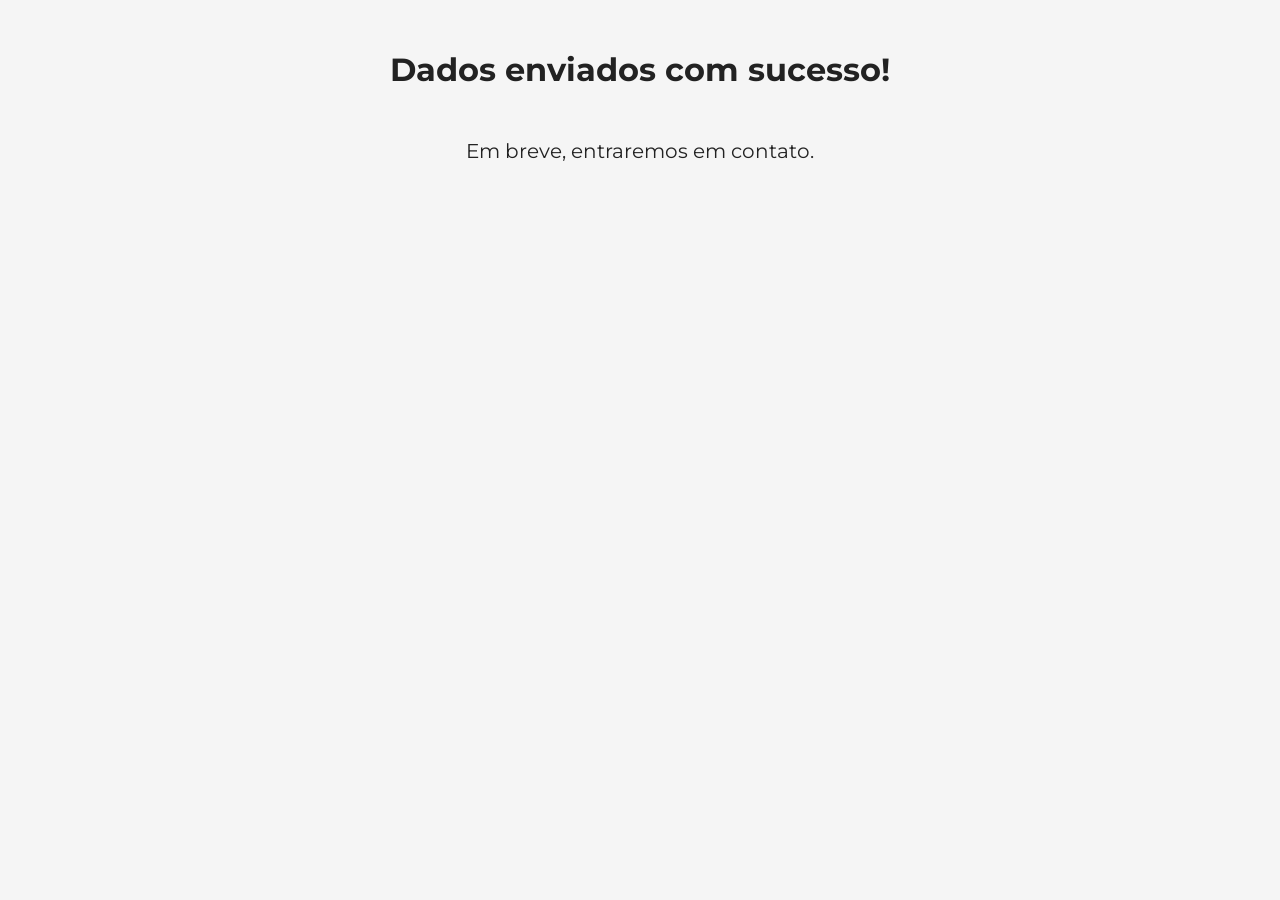
<file: sucess.html>
<!doctype html>
<html lang="pt-br">
  <head>
    <meta charset="UTF-8" />
    <meta name="viewport" content="width=device-width, initial-scale=1.0" />
    <link rel="icon" href="favicon-jornada-branco.svg" type="image/svg+xml" />
    <link rel="stylesheet" href="css/style.css" />
    <title>Jornada Viagens</title>
  </head>
  <body class="success-text">
    <h1 class="success-text" id="success-message-page" role="alert">
      Dados enviados com sucesso!
    </h1>
    <p>Em breve, entraremos em contato.</p>
  </body>
</html>
</file>
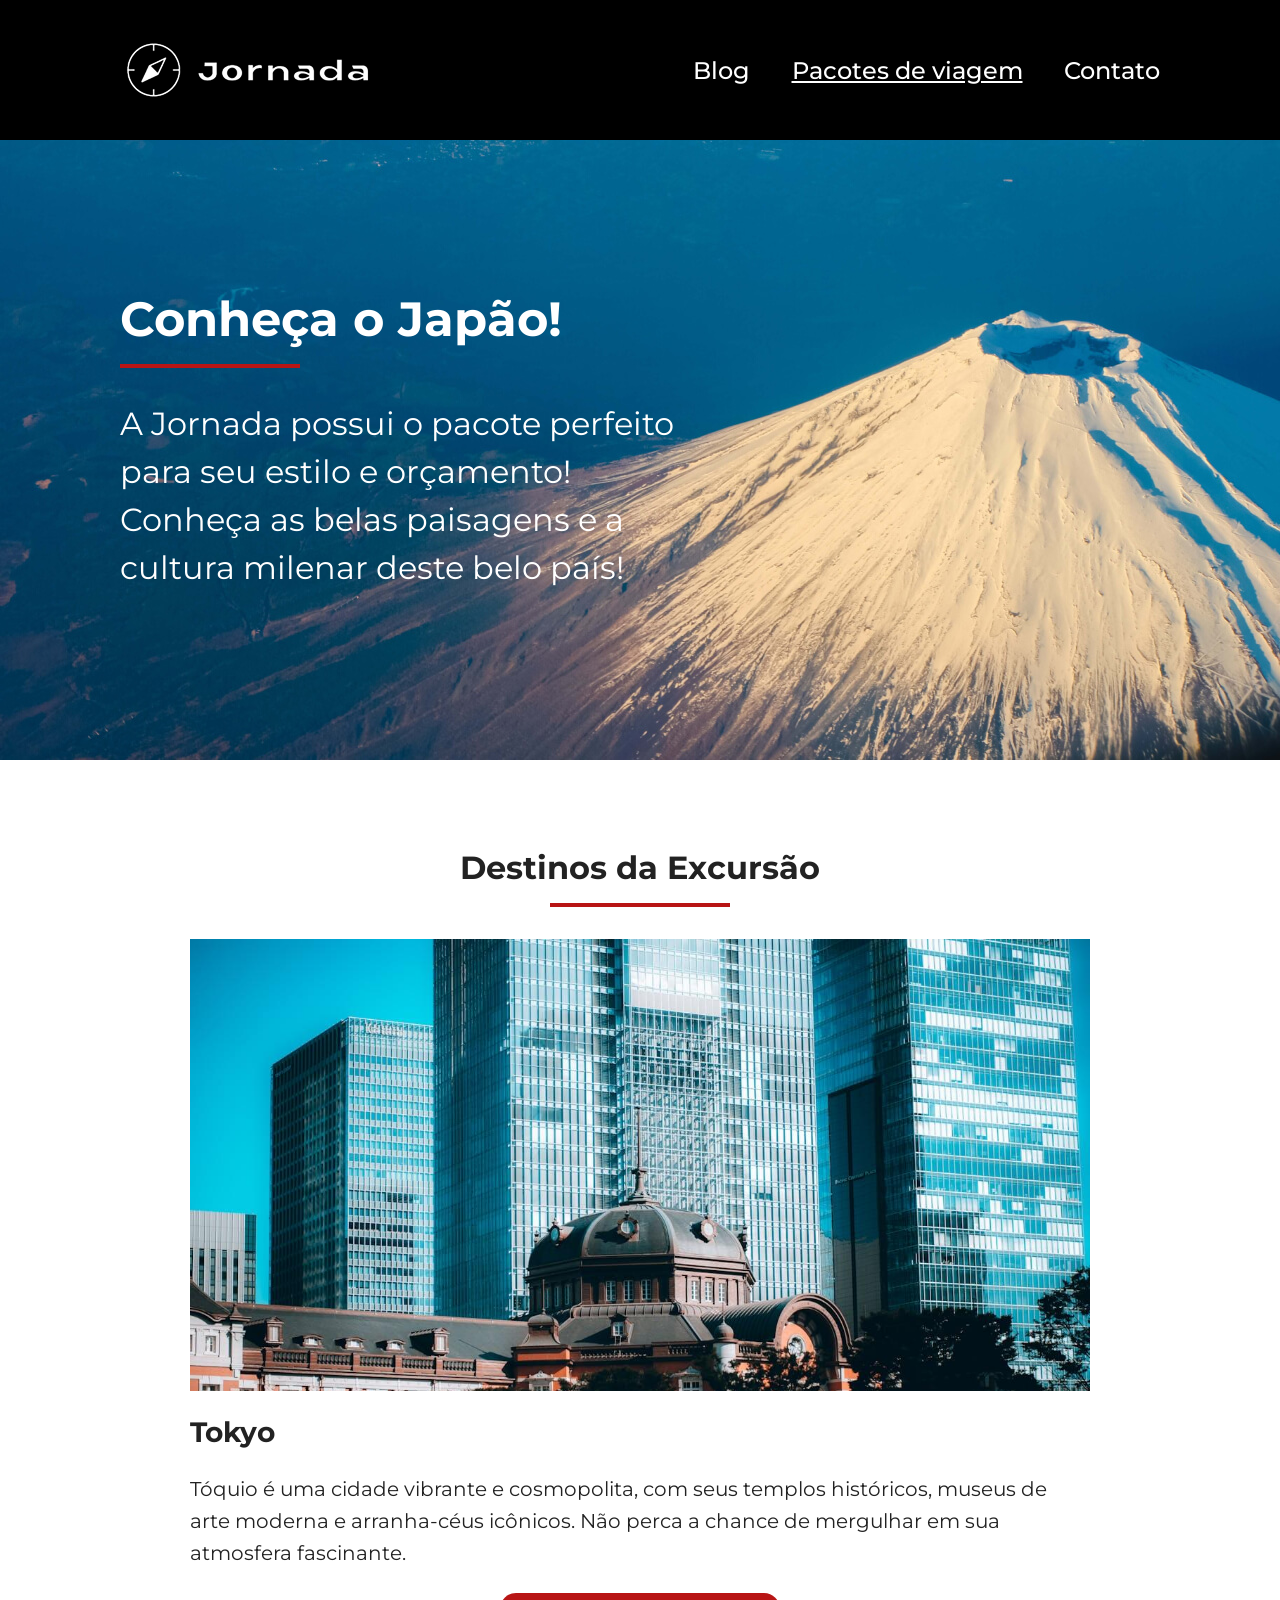
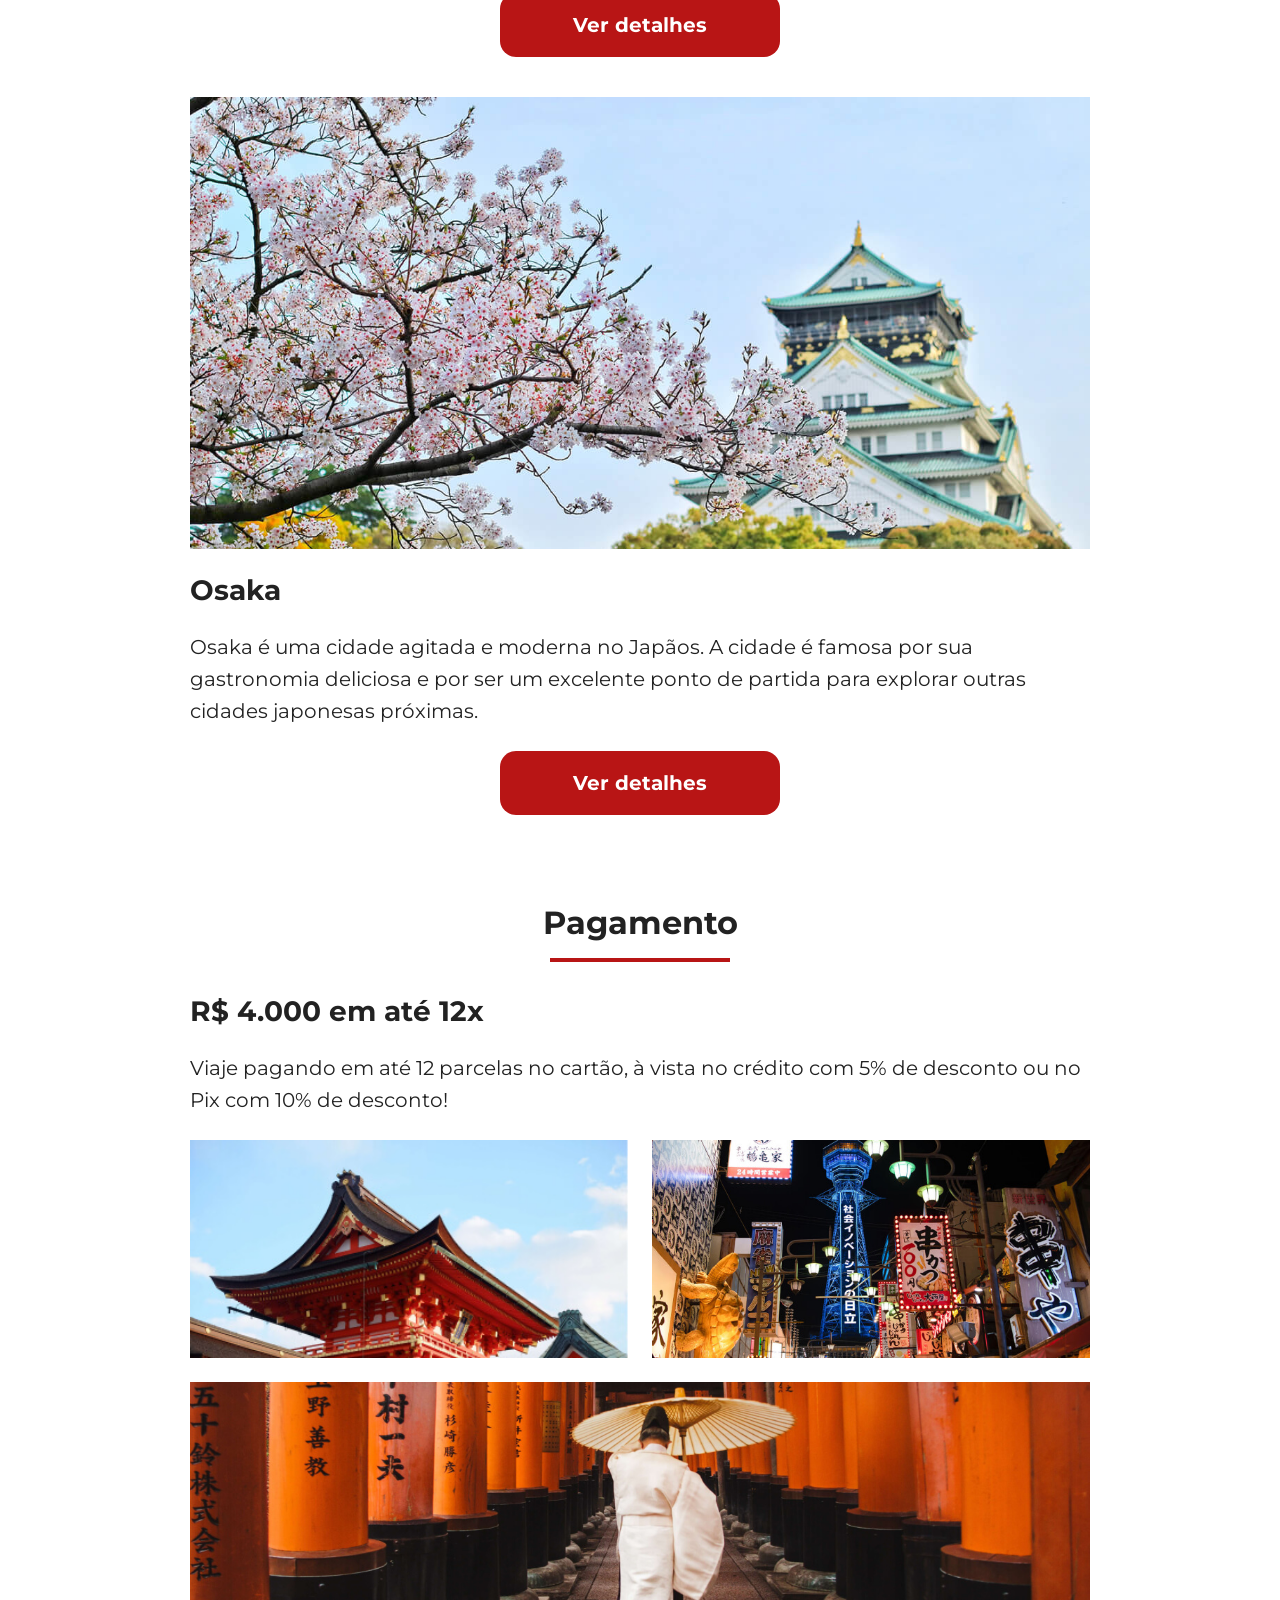
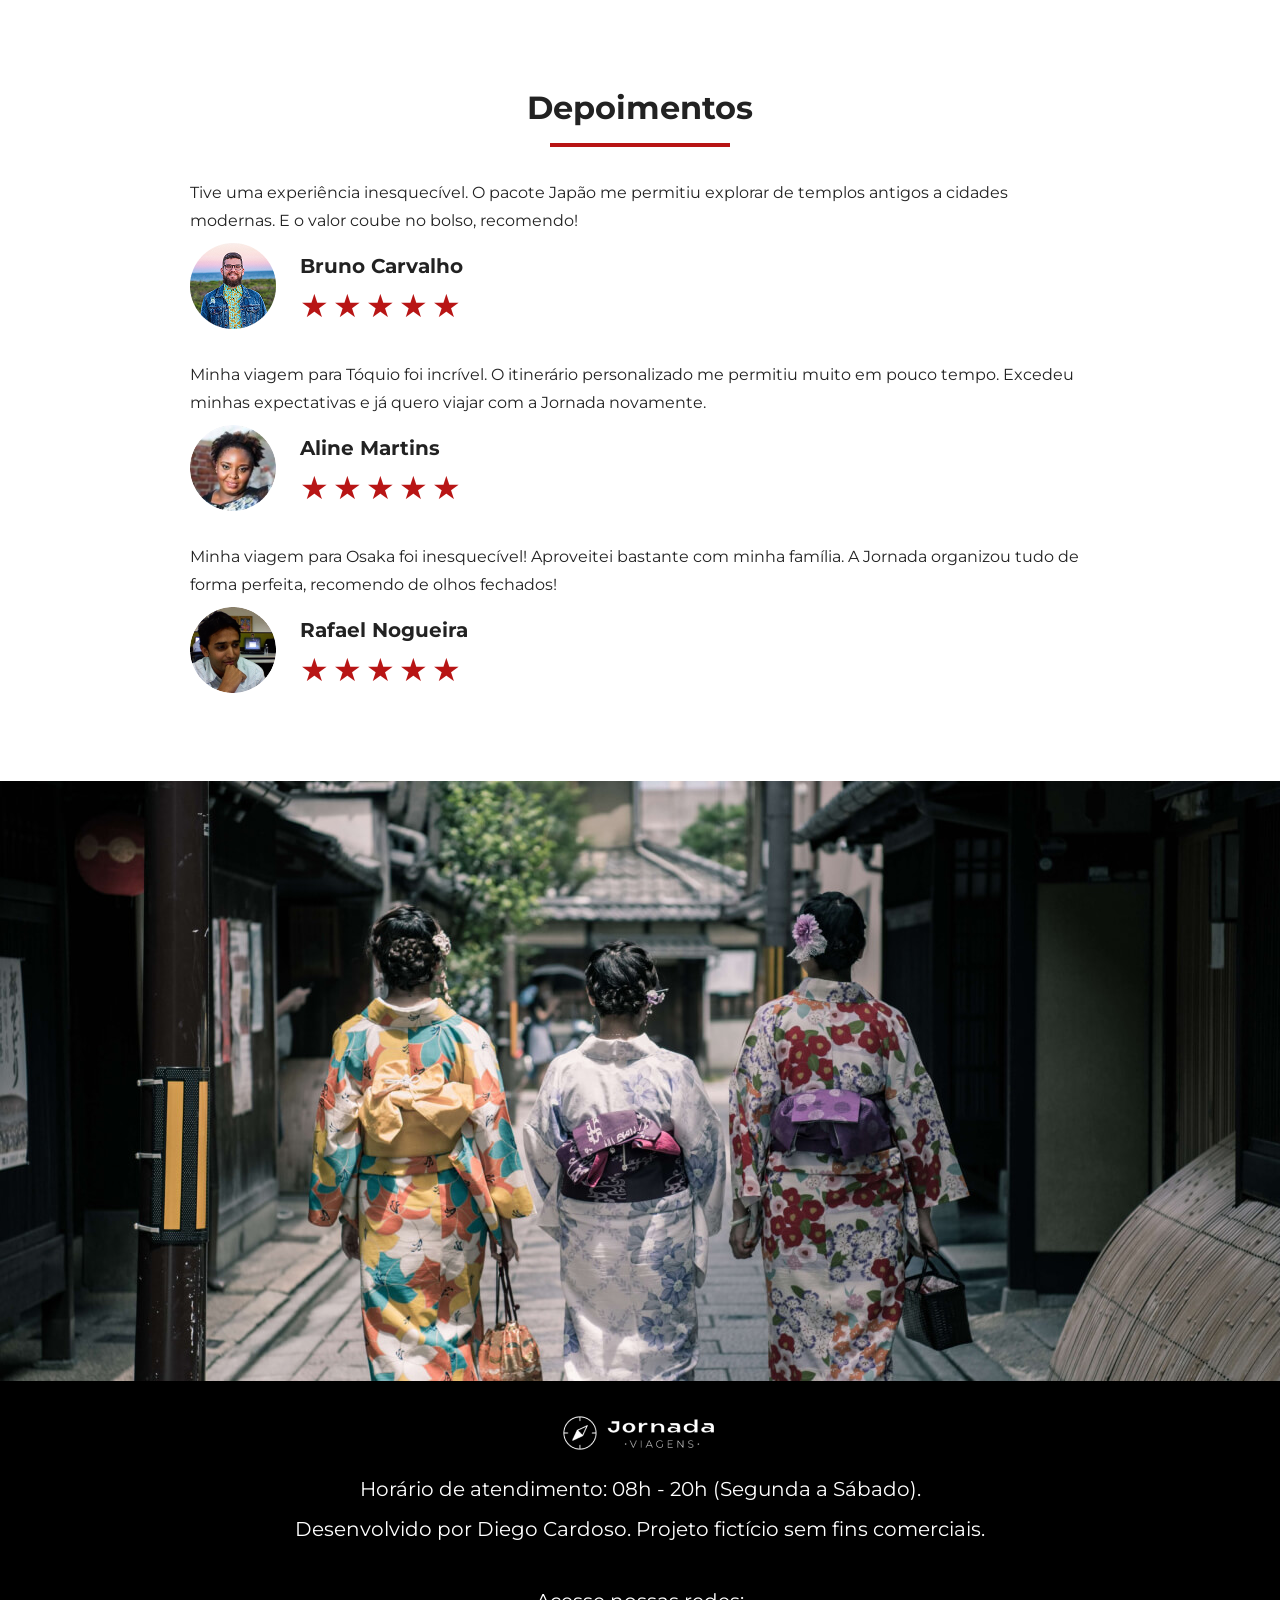
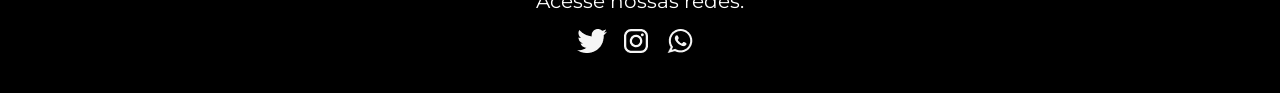
<file: travel-packages.html>
<!doctype html>
<html lang="pt-br">
  <head>
    <meta charset="UTF-8" />
    <meta name="viewport" content="width=device-width, initial-scale=1.0" />
    <link rel="icon" href="favicon-jornada-branco.svg" type="image/svg+xml" />
    <link rel="stylesheet" href="css/style.css" />
    <title>Pacotes de viagem</title>
  </head>
  <body>
    <header class="main-header">
      <a href="index.html" title="Voltar para a página inicial" class="logo">
        <img
          class="img-mobile"
          src="img/logo-jornada-branco.png"
          alt="Logo em formato de bússola da Jornada Viagens na cor branca"
        />
        <img
          class="img-desktop"
          src="img/logo-desktop-header-branco.png"
          alt="Logo da Jornada Viagens na cor branca"
        />
      </a>

      <div class="navigation-menu">
        <label for="menu">
          <img src="img/menu-celular.png" alt="Menu" />
        </label>
        <input type="checkbox" id="menu" hidden />
        <nav>
          <ul class="list-links">
            <li>
              <a href="blog.html" title="Acessar Blog">Blog</a>
            </li>
            <li>
              <a
                class="active"
                href="travel-packages.html"
                title="Acessar Pacotes de viagem"
                >Pacotes de viagem</a
              >
            </li>
            <li>
              <a href="contact.html" title="Acessar contato">Contato</a>
            </li>
          </ul>
        </nav>
      </div>
    </header>

    <section class="travel-packages hero">
      <div class="hero-img">
        <div class="hero-content">
          <h1>Conheça o Japão!</h1>
          <hr />
          <p>
            A Jornada possui o pacote perfeito para seu estilo e orçamento!
            Conheça as belas paisagens e a cultura milenar deste belo país!
          </p>
        </div>
      </div>
    </section>

    <section class="travel-packages destinations">
      <div class="section-title">
        <h2>Destinos da Excursão</h2>
        <hr />
      </div>
      <div class="destinations-items">
        <article class="item tokyo">
          <header>
            <div class="img-item"></div>
            <h3>Tokyo</h3>
          </header>
          <p>
            Tóquio é uma cidade vibrante e cosmopolita, com seus templos
            históricos, museus de arte moderna e arranha-céus icônicos. Não
            perca a chance de mergulhar em sua atmosfera fascinante.
          </p>
          <footer>
            <a
              href=""
              class="button"
              target="_blank"
              title="Veja mais detalhes sobre Tokyo"
              >Ver detalhes</a
            >
          </footer>
        </article>

        <article class="item osaka">
          <header>
            <div class="img-item"></div>
            <h3>Osaka</h3>
          </header>
          <p>
            Osaka é uma cidade agitada e moderna no Japãos. A cidade é famosa
            por sua gastronomia deliciosa e por ser um excelente ponto de
            partida para explorar outras cidades japonesas próximas.
          </p>
          <footer>
            <a
              href=""
              class="button"
              target="_blank"
              title="Veja mais detalhes sobre Osaka"
              >Ver detalhes</a
            >
          </footer>
        </article>
      </div>
    </section>

    <section class="travel-packages payments">
      <div class="section-title">
        <h2>Pagamento</h2>
        <hr />
      </div>
      <div class="content-container">
        <div class="text-content">
          <h3 class="content-title">R$ 4.000 em até 12x</h3>
          <p class="content-text">
            Viaje pagando em até 12 parcelas no cartão, à vista no crédito com
            5% de desconto ou no Pix com 10% de desconto!
          </p>
        </div>
        <div class="image-content">
          <div class="image house-japan"></div>
          <div class="image city-japan"></div>
          <div class="image person-japan"></div>
        </div>
      </div>
    </section>

    <section class="travel-packages testimonials">
      <div class="section-title">
        <h2>Depoimentos</h2>
        <hr />
      </div>
      <div class="testimonial-container">
        <article>
          <header>
            <p>
              Tive uma experiência inesquecível. O pacote Japão me permitiu
              explorar de templos antigos a cidades modernas. E o valor coube no
              bolso, recomendo!
            </p>
          </header>
          <footer>
            <img
              src="img/travel-packages/travel-packages-client-1.png"
              alt="Imagem de perfil do cliente Bruno Carvalho"
            />
            <div class="profile-content">
              <h3>Bruno Carvalho</h3>
              <div class="rating">
                <span class="star">★</span>
                <span class="star">★</span>
                <span class="star">★</span>
                <span class="star">★</span>
                <span class="star">★</span>
              </div>
            </div>
          </footer>
        </article>

        <article>
          <header>
            <p>
              Minha viagem para Tóquio foi incrível. O itinerário personalizado
              me permitiu muito em pouco tempo. Excedeu minhas expectativas e já
              quero viajar com a Jornada novamente.
            </p>
          </header>
          <footer>
            <img
              src="img/travel-packages/travel-packages-client-2.png"
              alt="Imagem de perfil da cliente Aline Martins"
            />
            <div class="profile-content">
              <h3>Aline Martins</h3>
              <div class="rating">
                <span class="star">★</span>
                <span class="star">★</span>
                <span class="star">★</span>
                <span class="star">★</span>
                <span class="star">★</span>
              </div>
            </div>
          </footer>
        </article>

        <article>
          <header>
            <p>
              Minha viagem para Osaka foi inesquecível! Aproveitei bastante com
              minha família. A Jornada organizou tudo de forma perfeita,
              recomendo de olhos fechados!
            </p>
          </header>
          <footer>
            <img
              src="img/travel-packages/travel-packages-client-3.png"
              alt="Imagem de perfil do cliente Rafael Nogueira"
            />
            <div class="profile-content">
              <h3>Rafael Nogueira</h3>
              <div class="rating">
                <span class="star">★</span>
                <span class="star">★</span>
                <span class="star">★</span>
                <span class="star">★</span>
                <span class="star">★</span>
              </div>
            </div>
          </footer>
        </article>
      </div>
    </section>

    <section class="travel-packages bottom-hero">
      <div class="hero-img"></div>
    </section>

    <footer class="main-footer">
      <div class="footer-content">
        <img
          src="img/logo-jornada-footer.png"
          alt="Logo da empresa Jornada Viagens"
        />
        <p>Horário de atendimento: 08h - 20h (Segunda a Sábado).</p>
        <p>
          Desenvolvido por Diego Cardoso. Projeto fictício sem fins comerciais.
        </p>
      </div>
      <div class="footer-social">
        <p>Acesse nossas redes:</p>

        <a
          href="#"
          target="_blank"
          title="Acesse o Twitter da Jornada Viagens"
          class="logo-social-media"
        >
          <img
            src="img/logo-twitter.png"
            alt="Ícone do Twitter na cor branca"
          />
        </a>

        <a
          href="#"
          target="_blank"
          title="Acesse o Instagram da Jornada Viagens"
          class="logo-social-media"
        >
          <img
            src="img/logo-instagram.png"
            alt="Ícone do Instagram na cor branca"
          />
        </a>

        <a
          href="#"
          target="_blank"
          title="Acesse o WhatsApp da Jornada Viagens"
          class="logo-social-media"
        >
          <img
            src="img/logo-whatsapp.png"
            alt="Ícone do WhatsApp na cor branca"
          />
        </a>
      </div>
    </footer>
  </body>
</html>
</file>
<file: css/style.css>
@import url("./global.css");
@import url("./header.css");
@import url("./hero.css");
@import url("./offers.css");
@import url("./categories.css");
@import url("./destinations.css");
@import url("./payments.css");
@import url("./testimonials.css");
@import url("./footer.css");
@import url("./blog.css");
@import url("./contact.css");
@import url("./sucess.css");
</file>
